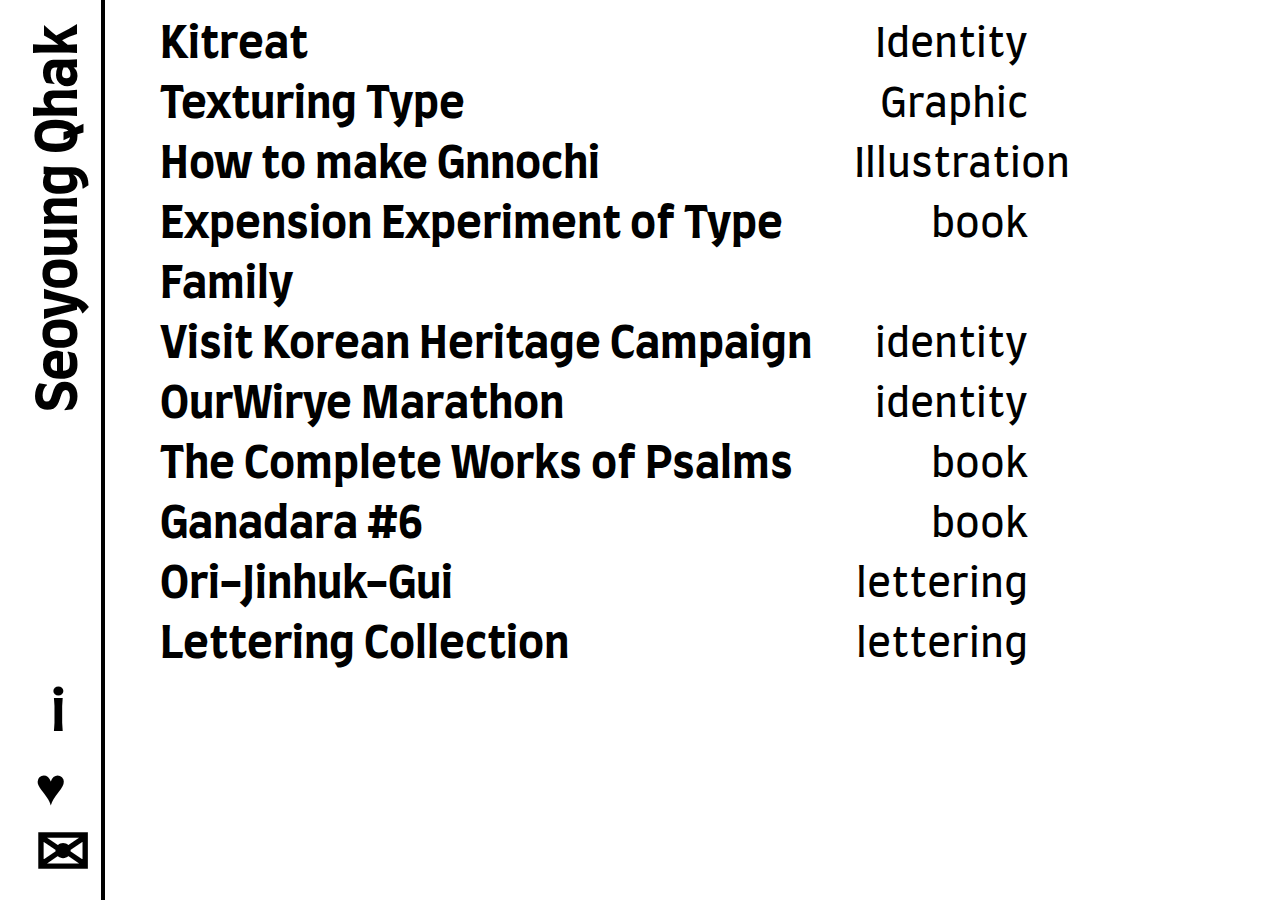
<file: index.html>
<!doctype html>
<html>
    <head>
        <meta charset = "utf-8">
        <meta name="viewport" content="width=device-width, initial-scale=1, maximum-scale=1">
        <meta http-equiv="X-UA-Compatible" content="IE-edge">
        <title> Seoyoung Qhak</title>
        <link rel = "stylesheet"  href = "style.css">
        <link rel="preconnect" href="https://fonts.gstatic.com"> 
        <link href="https://fonts.googleapis.com/css2?family=Farro:wght@700&display=swap" rel="stylesheet"> 
        <link href="https://fonts.googleapis.com/css2?family=Farro&display=swap" rel="stylesheet">
        <script src="https://ajax.googleapis.com/ajax/libs/jquery/1.9.1/jquery.min.js"></script>
    </head>

    <body>
        <div class="sidebar" id="SB" style="display:block">
            <h1 class="sidebar_name" href="index.html">Seoyoung Qhak</h1>
            <a class="sidebar_info" href="info.html">i</a>
            <a class="sidebar_insta" href="https://www.instagram.com/gwakagi">♥</a>
            <a class="sidebar_email" href="#">✉</a>
        </div>

   
        <div class="grid_div">
            
            <nav class="grid_nav" id="Kitreat"> 
                <div><a href="Kitreat.html"> Kitreat </a></div>
                <div class="categorize">Identity</div>
                <img class="photos" id="Kitreat_photo" src="../img/Kitreat/Kitreat_0.png" width="300">
            </nav>
            
            <nav class="grid_nav" id="TT"> 
                <div><a href="TT.html"> Texturing Type </a></div>
                <div class="categorize">Graphic</div>
                <img class="photos" id="TT_photo" src="../img/TT/TT_0.png" width="400">
            </nav>
          
            <nav class="grid_nav" id="Gnnochi">
                <div><a href="Gnnochi.html"> How to make Gnnochi </a></div>
                <div class="categorize">Illustration</div>
                <img class="photos" id="Gnnochi_photo" src="../img/gnnochi/gnnochi0.png" width="400">
            </nav>

            <nav class="grid_nav" id="EE">
                <div><a href="EE.html"> Expension Experiment of Type Family</a></div>
                <div class="categorize">book</div>
                <img class="photos" id="EE_photo" src="../img/EE/EE_preview.png" width="400">
            </nav>

            <nav class="grid_nav" id="Campaign"> 
                <div><a href="Campaign.html">Visit Korean Heritage Campaign </a></div>
                <div class="categorize">identity</div>
                <img class="photos" id="Campaign_photo" src="../img/Campaign/Visit_Korean_Heritage_Campaign_logo.png" width="200">
            </nav>
            
            <nav class="grid_nav" id="Wirye">
                <div><a href="OurWirye_Marathon.html"> OurWirye Marathon </a></div>
                <div class="categorize">identity</div>
                <img class="photos" id="Wirye_photo" src="../img/Wirye/Wirye.png" width="300">
            </nav>
        
            <nav class="grid_nav" id="Psalms">
                <div><a href="Psalms.html"> The Complete Works of Psalms </a></div>
                <div class="categorize">book</div>
                <img class="photos" id="Psalms_photo" src="../img/Psalms/Psalms_preview.jpg" width="400">
            </nav>
            
            <nav class="grid_nav" id="Ganadara">
                <div> <a href="Ganadara6.html">Ganadara #6</a></div>
                <div class="categorize">book</div>
                <img class="photos" id="Ganadara_photo" src="../img/Ganadara/image0.png" width="400">
            </nav>
        
            <nav class="grid_nav" id="Ori">
                <div> <a href="Ori.html">Ori-Jinhuk-Gui</a></div>
                <div class="categorize">lettering</div>
                <img class="photos" id="Ori_photo" src="../img/Ori/image0.png" width="400">
            </nav>

            <nav class="grid_nav" id=Lettering>
                <div><a href="Lettering Collection.html">Lettering Collection</a> </div>
                <div class="categorize">lettering</div>
                <img class="photos" id="Lettering_photo" src="../img/lettering/love.png" width="400">
            </nav>
        </div>


    <script>

    /*img visibility*/
    $("#Kitreat").mouseover(function() {
        $('#Kitreat_photo').css("visibility", "visible");
    }).mouseout(function() {
        $('#Kitreat_photo').css("visibility", "hidden");
    });
       
    $("#TT").mouseover(function() {
        $('#TT_photo').css("visibility", "visible");
    }).mouseout(function() {
        $('#TT_photo').css("visibility", "hidden");
    });
    
    $("#Gnnochi").mouseover(function() {
        $('#Gnnochi_photo').css("visibility", "visible");
    }).mouseout(function() {
        $('#Gnnochi_photo').css("visibility", "hidden");
    });

    $("#EE").mouseover(function() {
        $('#EE_photo').css("visibility", "visible");
    }).mouseout(function() {
        $('#EE_photo').css("visibility", "hidden");
    });

    $("#Campaign").mouseover(function() {
        $('#Campaign_photo').css("visibility", "visible");
    }).mouseout(function() {
        $('#Campaign_photo').css("visibility", "hidden");
    });

    $("#Wirye").mouseover(function() {
        $('#Wirye_photo').css("visibility", "visible");
    }).mouseout(function() {
        $('#Wirye_photo').css("visibility", "hidden");
    });
        
    $("#Psalms").mouseover(function() {
        $('#Psalms_photo').css("visibility", "visible");
    }).mouseout(function() {
        $('#Psalms_photo').css("visibility", "hidden");
    });

    $("#Ganadara").mouseover(function() {
        $('#Ganadara_photo').css("visibility", "visible");
    }).mouseout(function() {
        $('#Ganadara_photo').css("visibility", "hidden");
    });

    $("#Ori").mouseover(function() {
        $('#Ori_photo').css("visibility", "visible");
    }).mouseout(function() {
        $('#Ori_photo').css("visibility", "hidden");
    });

    $("#Lettering").mouseover(function() {
        $('#Lettering_photo').css("visibility", "visible");
    }).mouseout(function() {
        $('#Lettering_photo').css("visibility", "hidden");
    });    



    /* img mouseover & mouseout*/
    var x_offset = 750;
    var y_offset = 650;
    function updatePosition( e ){
        var Kitreat_photo = document.getElementById("Kitreat_photo");
        Kitreat_photo.style.top = e.y - Kitreat_photo.clientHeight + y_offset/2 + "px";
        Kitreat_photo.style.left = e.x - Kitreat_photo.clientWidth + x_offset/2 + "px";
       
        var TT_photo = document.getElementById("TT_photo");
        TT_photo.style.top = e.y -TT_photo.clientHeight + y_offset/2 + "px";
        TT_photo.style.left = e.x - TT_photo.clientWidth + x_offset/2 + "px";
        
        var Gnnochi_photo = document.getElementById("Gnnochi_photo");
        Gnnochi_photo.style.top = e.y - Gnnochi_photo.clientHeight + y_offset/2 + "px";
        Gnnochi_photo.style.left = e.x - Gnnochi_photo.clientWidth + x_offset + "px";

        var EE_photo = document.getElementById("EE_photo");
        EE_photo.style.top = e.y - EE_photo.clientHeight + y_offset/2 + "px";
        EE_photo.style.left = e.x - EE_photo.clientWidth + x_offset/2 + "px";

        var Campaign_photo = document.getElementById("Campaign_photo");
        Campaign_photo.style.top = e.y - Campaign_photo.clientHeight + y_offset/3 + "px";
        Campaign_photo.style.left = e.x - Campaign_photo.clientWidth + x_offset/2 + "px";

        var Wirye_photo = document.getElementById("Wirye_photo");
        Wirye_photo.style.top = e.y -Wirye_photo.clientHeight + y_offset/2 + "px";
        Wirye_photo.style.left = e.x - Wirye_photo.clientWidth + x_offset/2 + "px";

        var Psalms_photo = document.getElementById("Psalms_photo");
        Psalms_photo.style.top = e.y -Psalms_photo.clientHeight + y_offset/4 + "px";
        Psalms_photo.style.left = e.x - Psalms_photo.clientWidth + x_offset + "px";

        var Ganadara_photo = document.getElementById("Ganadara_photo");
        Ganadara_photo.style.top = e.y - Ganadara_photo.clientHeight + y_offset/3+"px";
        Ganadara_photo.style.left = e.x - Ganadara_photo.clientWidth + x_offset+"px";

        var Ori_photo = document.getElementById("Ori_photo");
        Ori_photo.style.top = e.y -Ori_photo.clientHeight + y_offset/3 + "px";
        Ori_photo.style.left = e.x - Ori_photo.clientWidth + x_offset/2 + "px";

        var Lettering_photo = document.getElementById("Lettering_photo");
        Lettering_photo.style.top = e.y -Lettering_photo.clientHeight + y_offset/3 + "px";
        Lettering_photo.style.left = e.x - Lettering_photo.clientWidth + x_offset/3 + "px";
    }

    document.onmousemove = updatePosition;


    </script>

    </body>
</html>
</file>
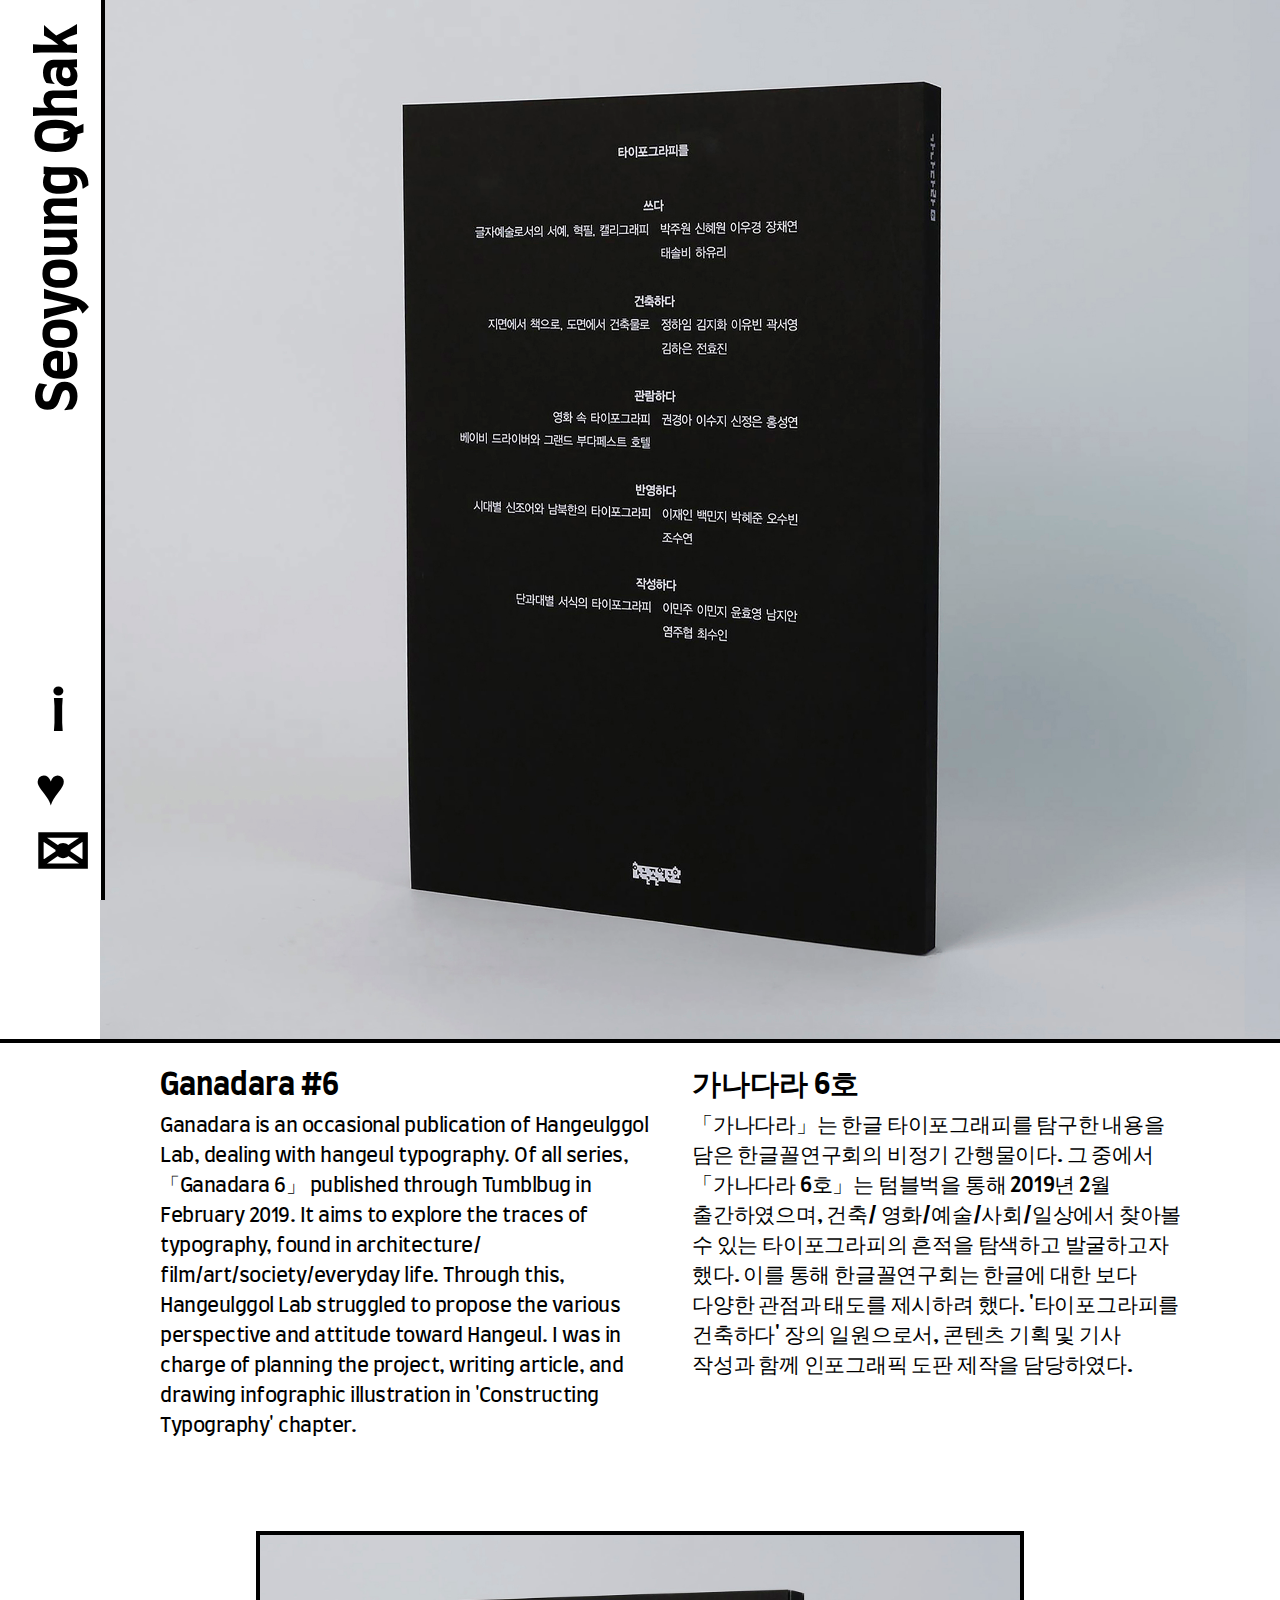
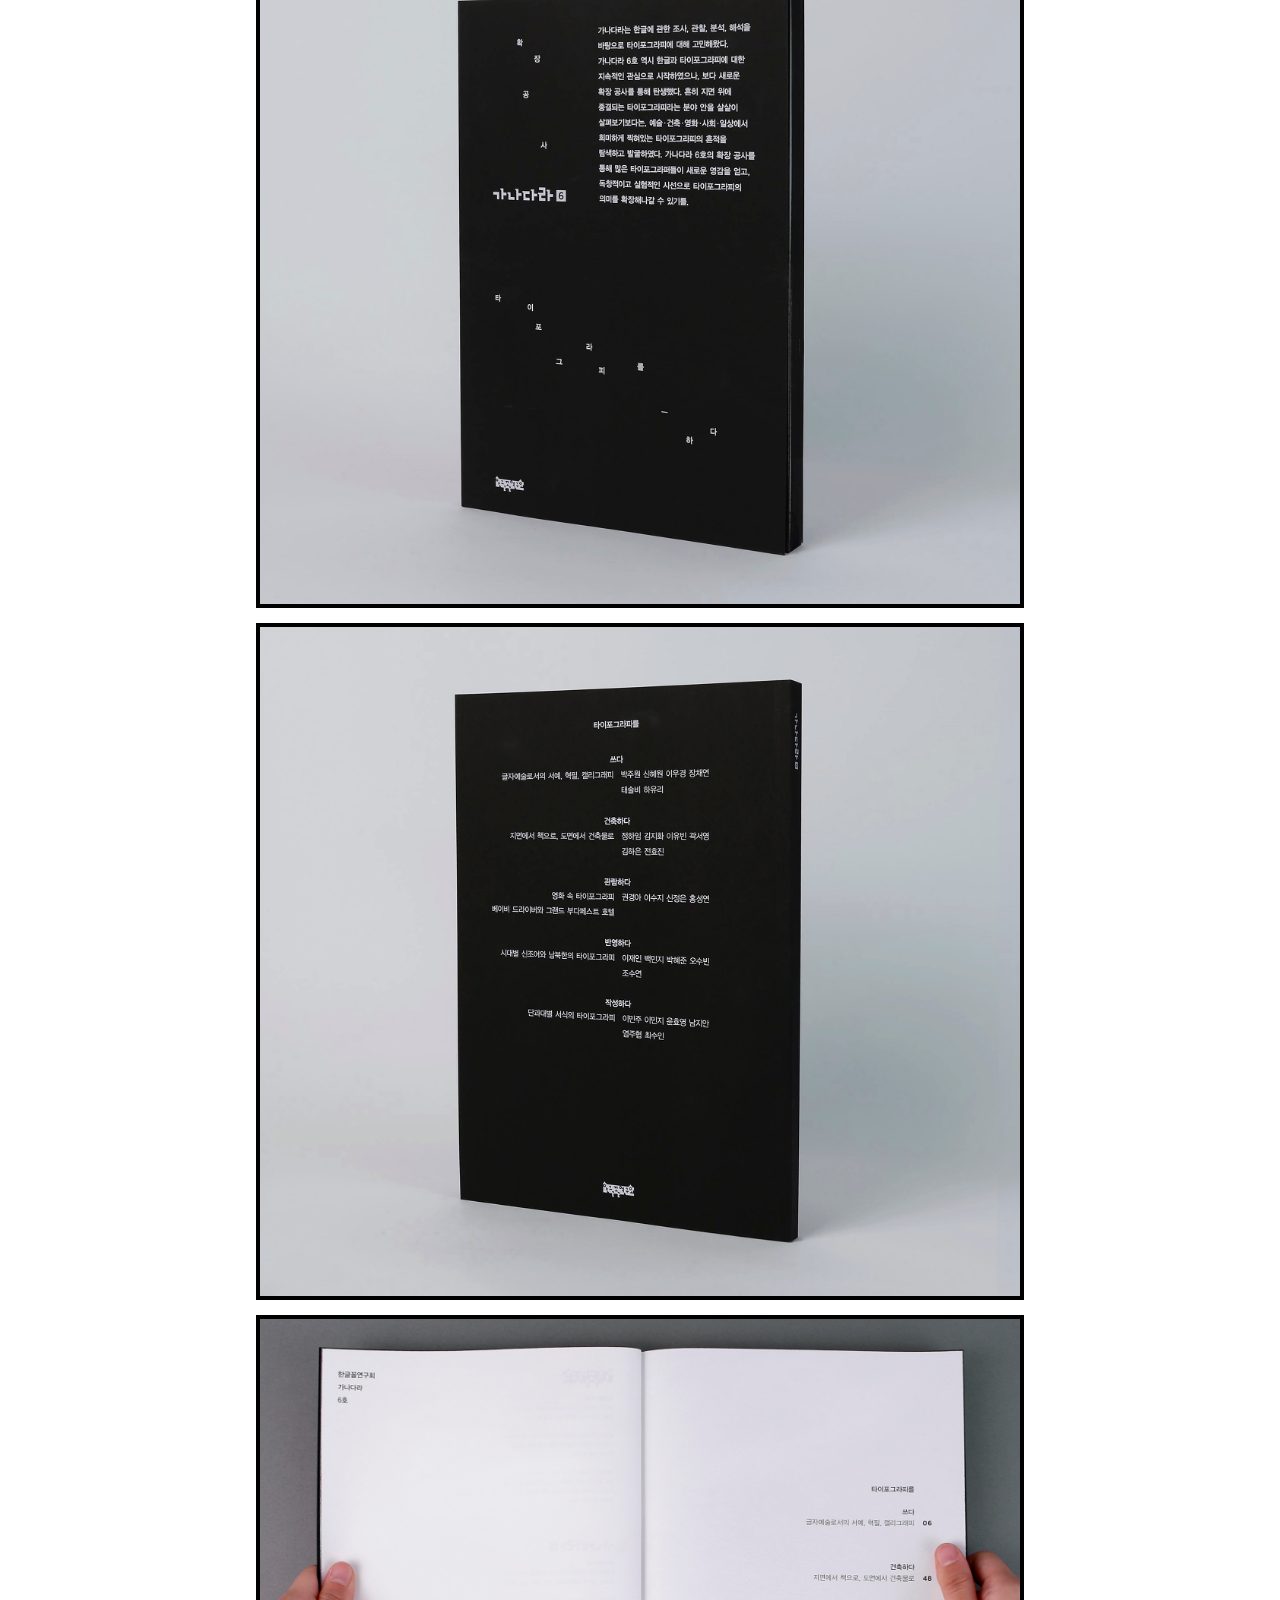
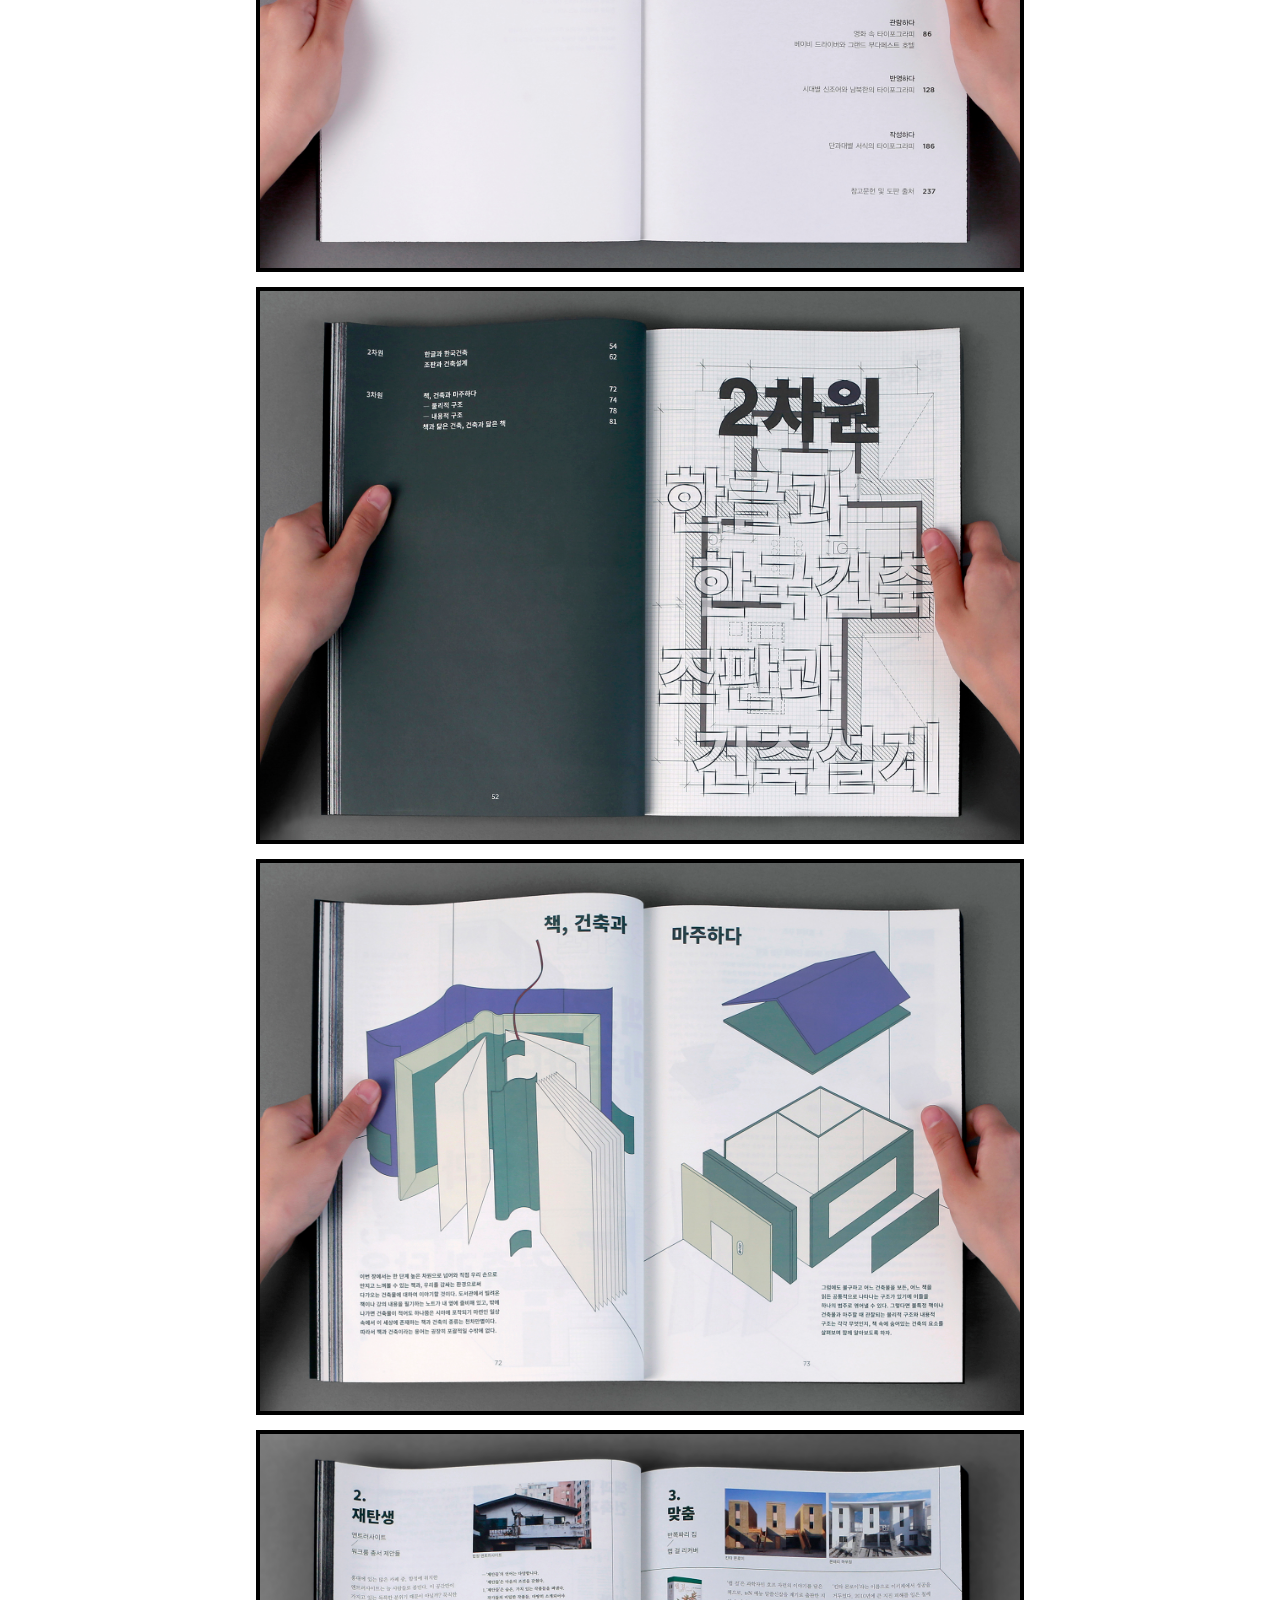
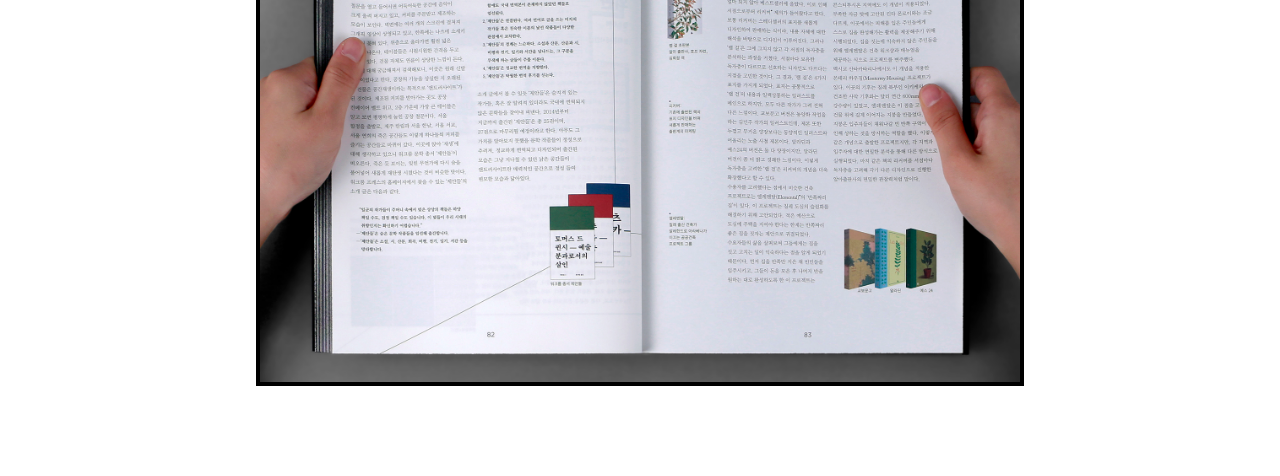
<file: Ganadara6.html>
<!doctype html>
<html>
    <head>
        <meta charset = "utf-8">
        <meta name="viewport" content="width=device-width, initial-scale=1, maximum-scale=1">
        <meta http-equiv="X-UA-Compatible" content="IE-edge">
        <title> Ganadara #6</title>
        <link rel = "stylesheet"  href = "style.css">
        <link rel="preconnect" href="https://fonts.gstatic.com"> 
        <link href="https://fonts.googleapis.com/css2?family=Farro:wght@700&display=swap" rel="stylesheet"> 
        <link href="https://fonts.googleapis.com/css2?family=Farro&display=swap" rel="stylesheet">
        <link href="https://fonts.googleapis.com/css2?family=Farro:wght@500&display=swap" rel="stylesheet">
        <script src="https://ajax.googleapis.com/ajax/libs/jquery/1.9.1/jquery.min.js"></script>
    </head>

    <body>
        <div class="sidebar" id="SB" style="display:block">
            <a href="index.html"><h1 class="sidebar_name">Seoyoung Qhak</h1></a>
            <a class="sidebar_info" href="info.html">i</a>
            <a class="sidebar_insta" href="">♥</a>
            <a class="sidebar_email" href="#">✉</a>
        </div>

        <div class="md_grid">
            <div class="main_image"> 
                <img src="../img/Ganadara/image2.jpg">
            </div>
            <div class="md_info">
                <div class="md_info_eng">
                    <h2>Ganadara #6</h2>
                    <p> Ganadara is an occasional publication of Hangeulggol Lab, 
                        dealing with hangeul typography. Of all series, 「Ganadara 6」 
                        published through Tumblbug in February 2019. 
                        It aims to explore the traces of typography, found in architecture/
                        film/art/society/everyday life. Through this, Hangeulggol Lab 
                        struggled to propose the various perspective and attitude toward Hangeul. 
                        I was in charge of planning the project, writing article, and
                        drawing infographic illustration in 'Constructing Typography' chapter.
                        </p>
                </div>
                <div class="md_info_kor">
                    <h2>가나다라 6호</h2>
                    <p> 「가나다라」는 한글 타이포그래피를 탐구한 내용을 담은 
                        한글꼴연구회의 비정기 간행물이다. 그 중에서 「가나다라 6호」는 
                        텀블벅을 통해 2019년 2월 출간하였으며, 건축/
                        영화/예술/사회/일상에서 찾아볼 수 있는 타이포그라피의 흔적을 탐색하고
                        발굴하고자 했다. 이를 통해 한글꼴연구회는 한글에 대한 보다 다양한 관점과 태도를 제시하려 했다.
                        '타이포그라피를 건축하다' 장의 일원으로서, 콘텐츠 기획 및 기사 작성과 함께 인포그래픽 도판 제작을
                        담당하였다.

                        </p>
                </div>

            </div>
            <div class="detail_image">
                <img src="../img/Ganadara/image3.jpg">
            </div>

            <div class="detail_image">
                <img src="../img/Ganadara/image2.jpg">
            </div>

            <div class="detail_image">
                <img src="../img/Ganadara/image4.jpg">
            </div>

            <div class="detail_image">
                <img src="img/Ganadara/image5.jpg">
            </div>

            <div class="detail_image">
                <img src="../img/Ganadara/image6.jpg">
            </div>

            <div class="detail_image">
                <img src="../img/Ganadara/image7.jpg">
            </div>

            <div class="footer"> a </div>
        
        
        </div>




    </body>
</html>
</file>
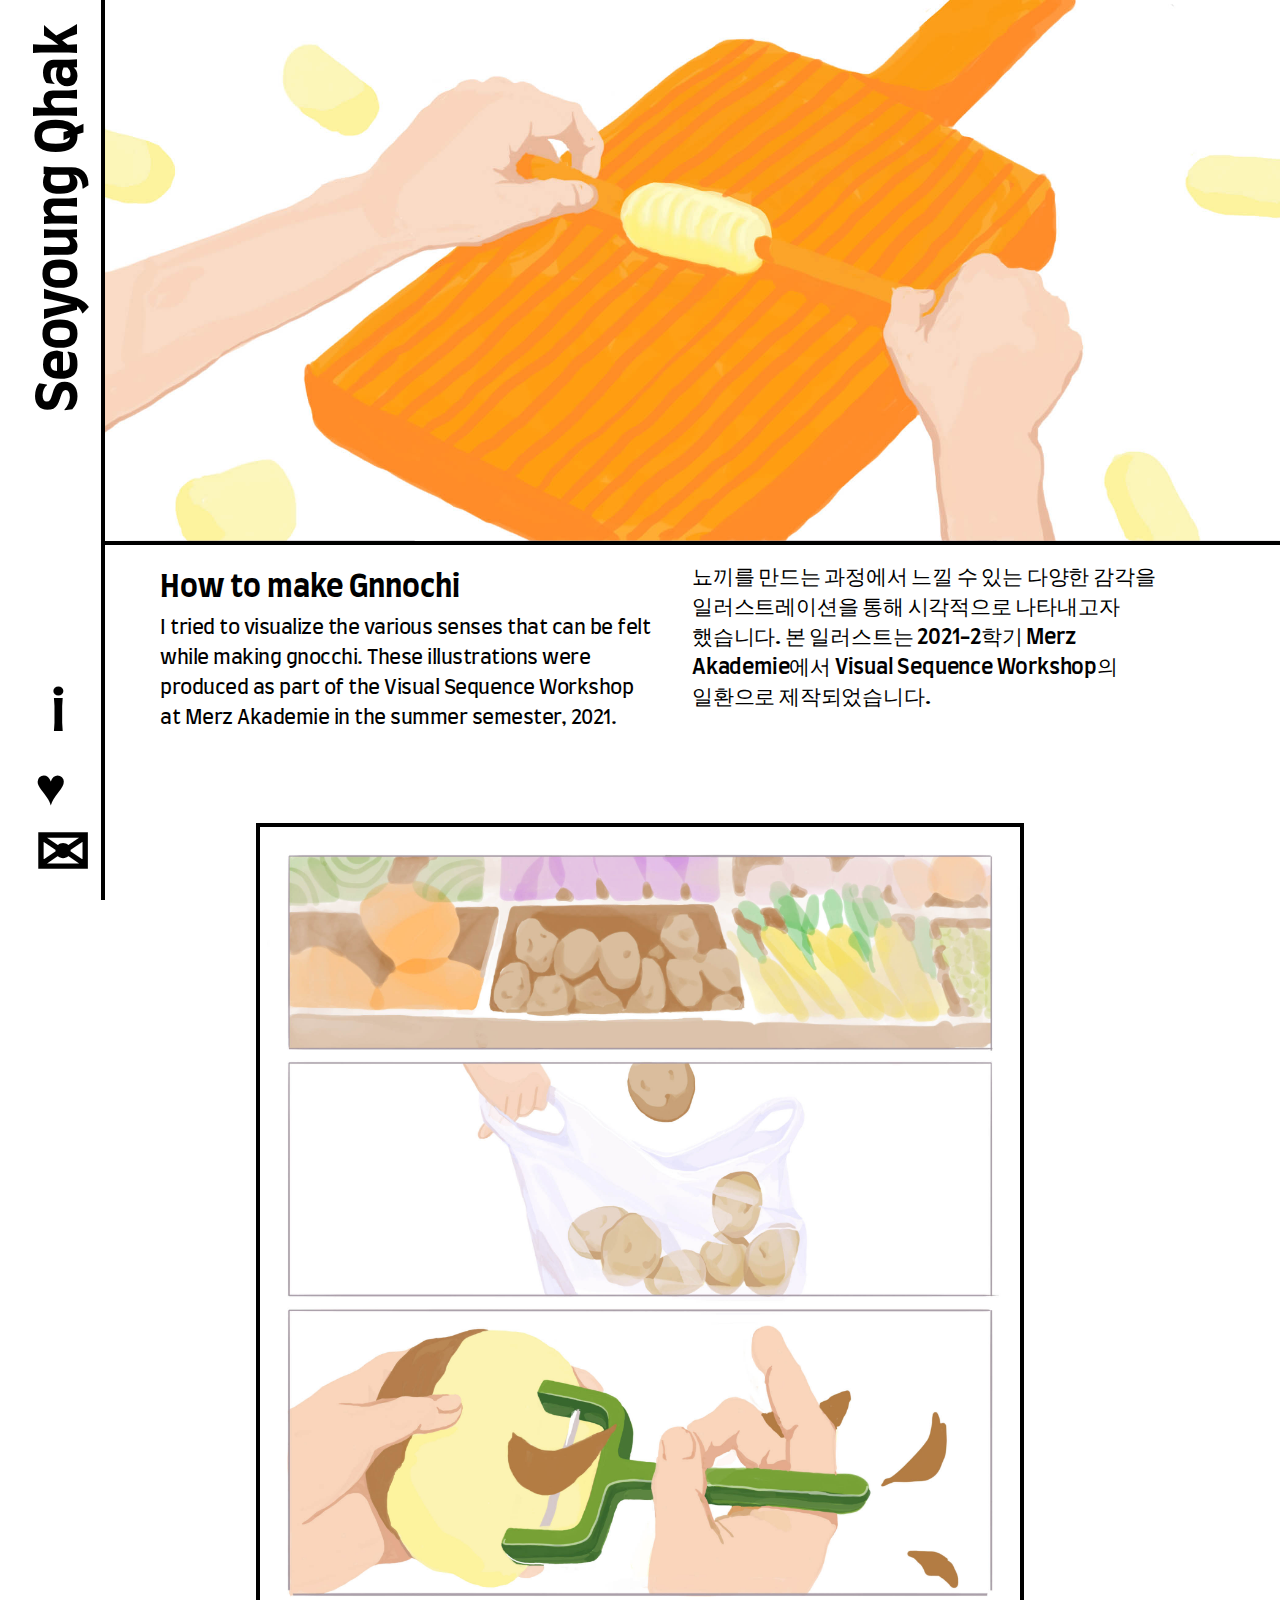
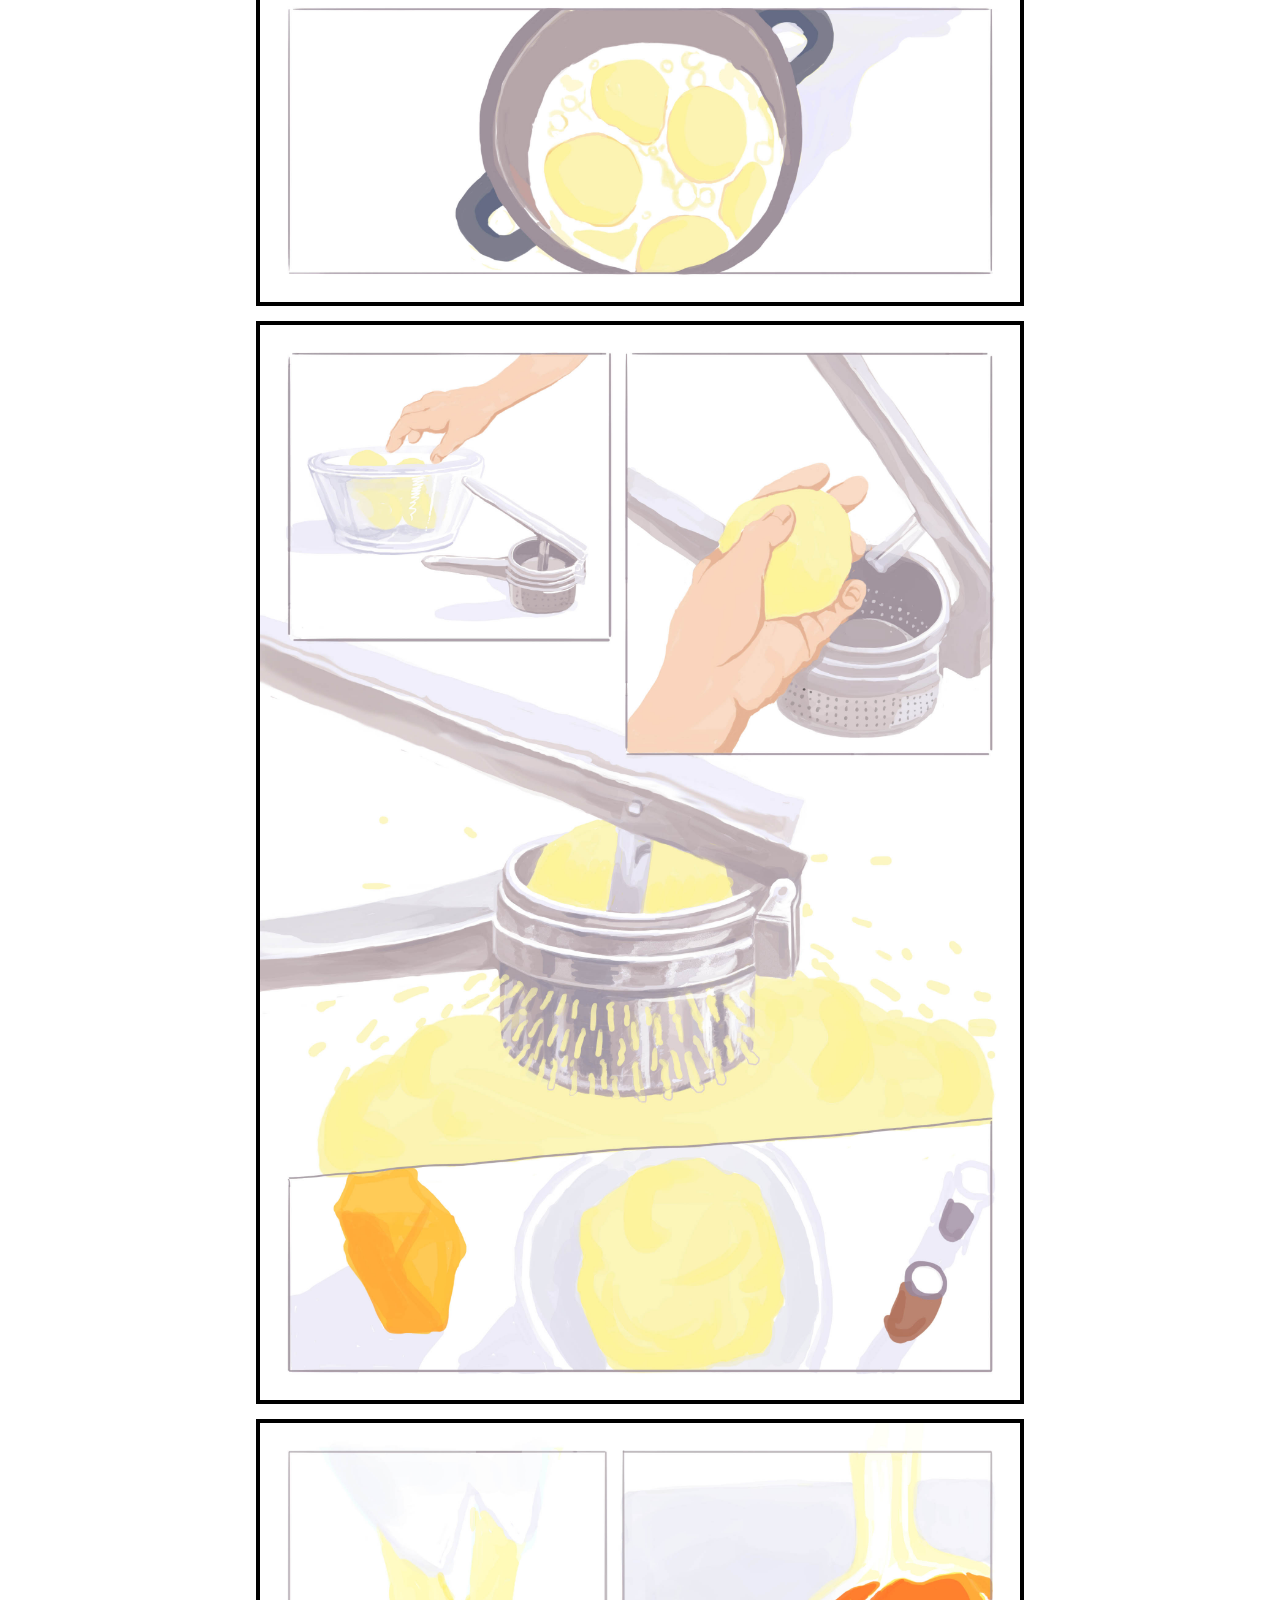
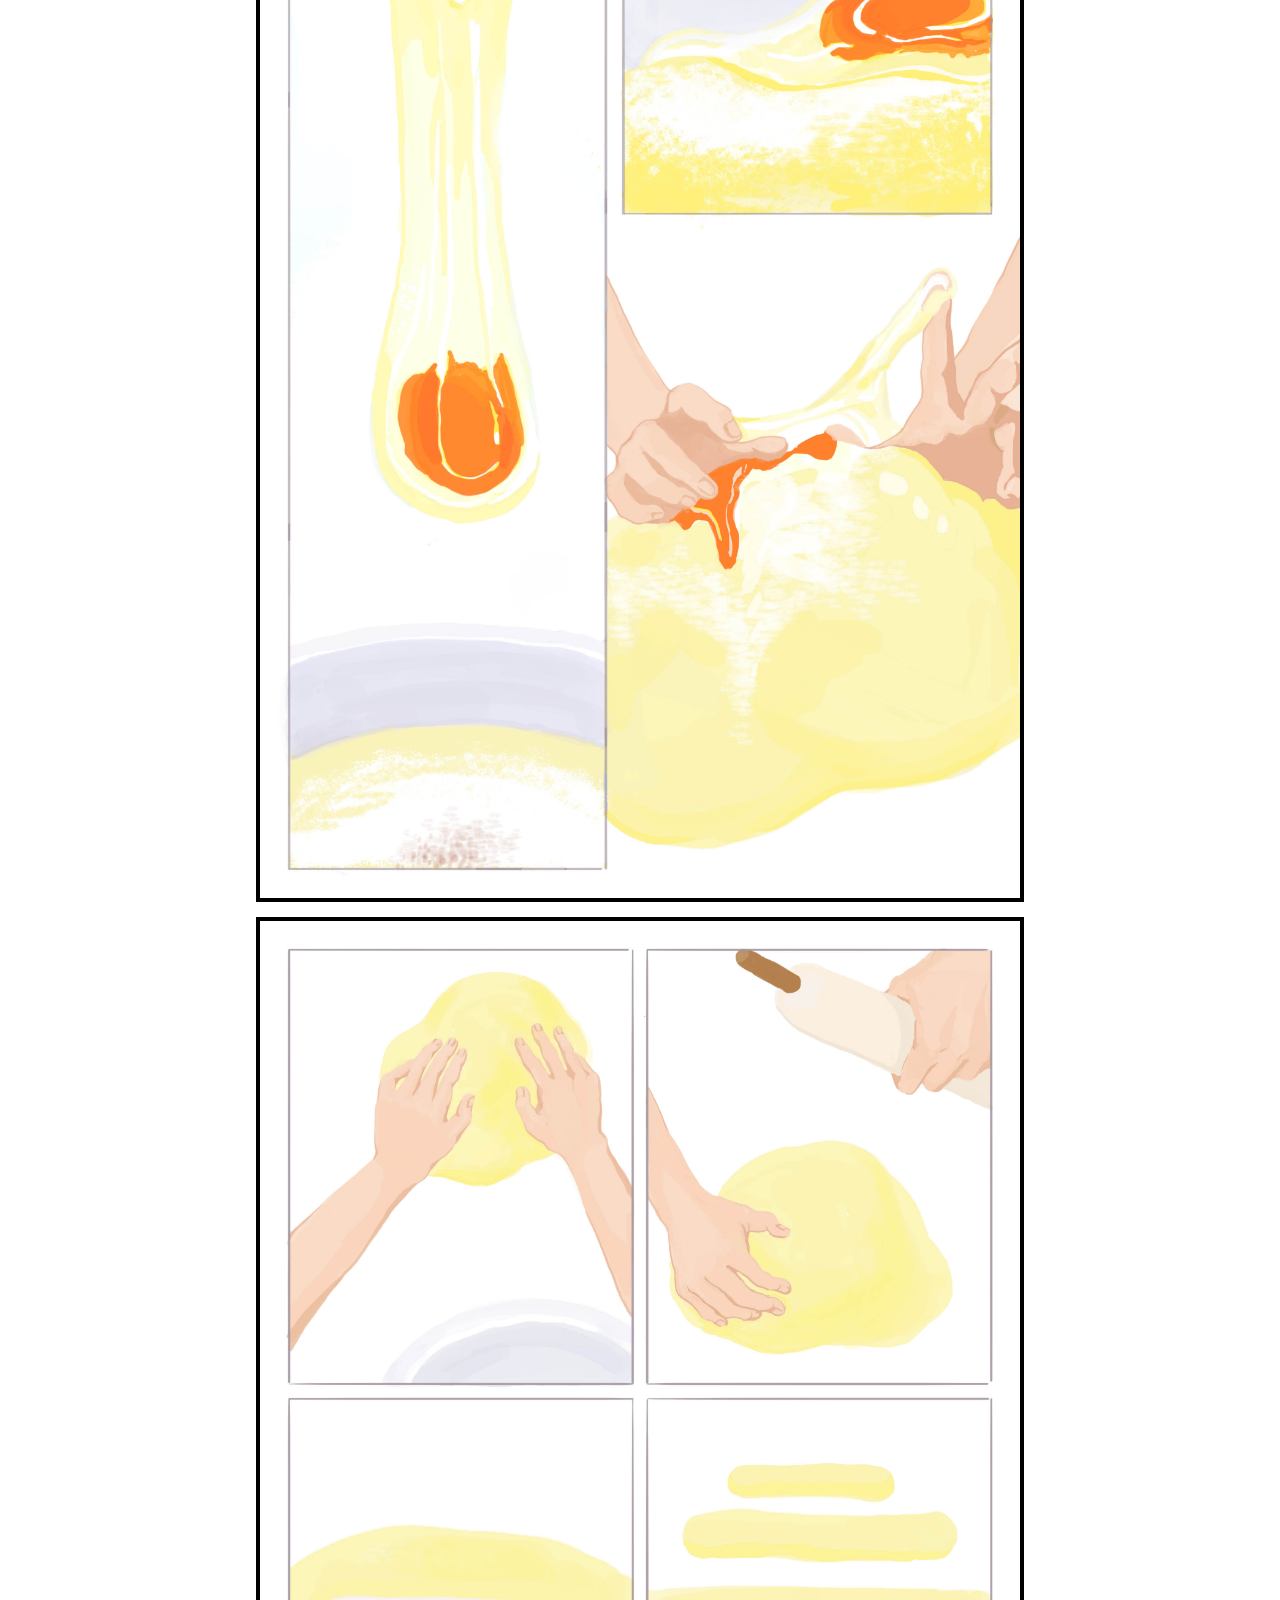
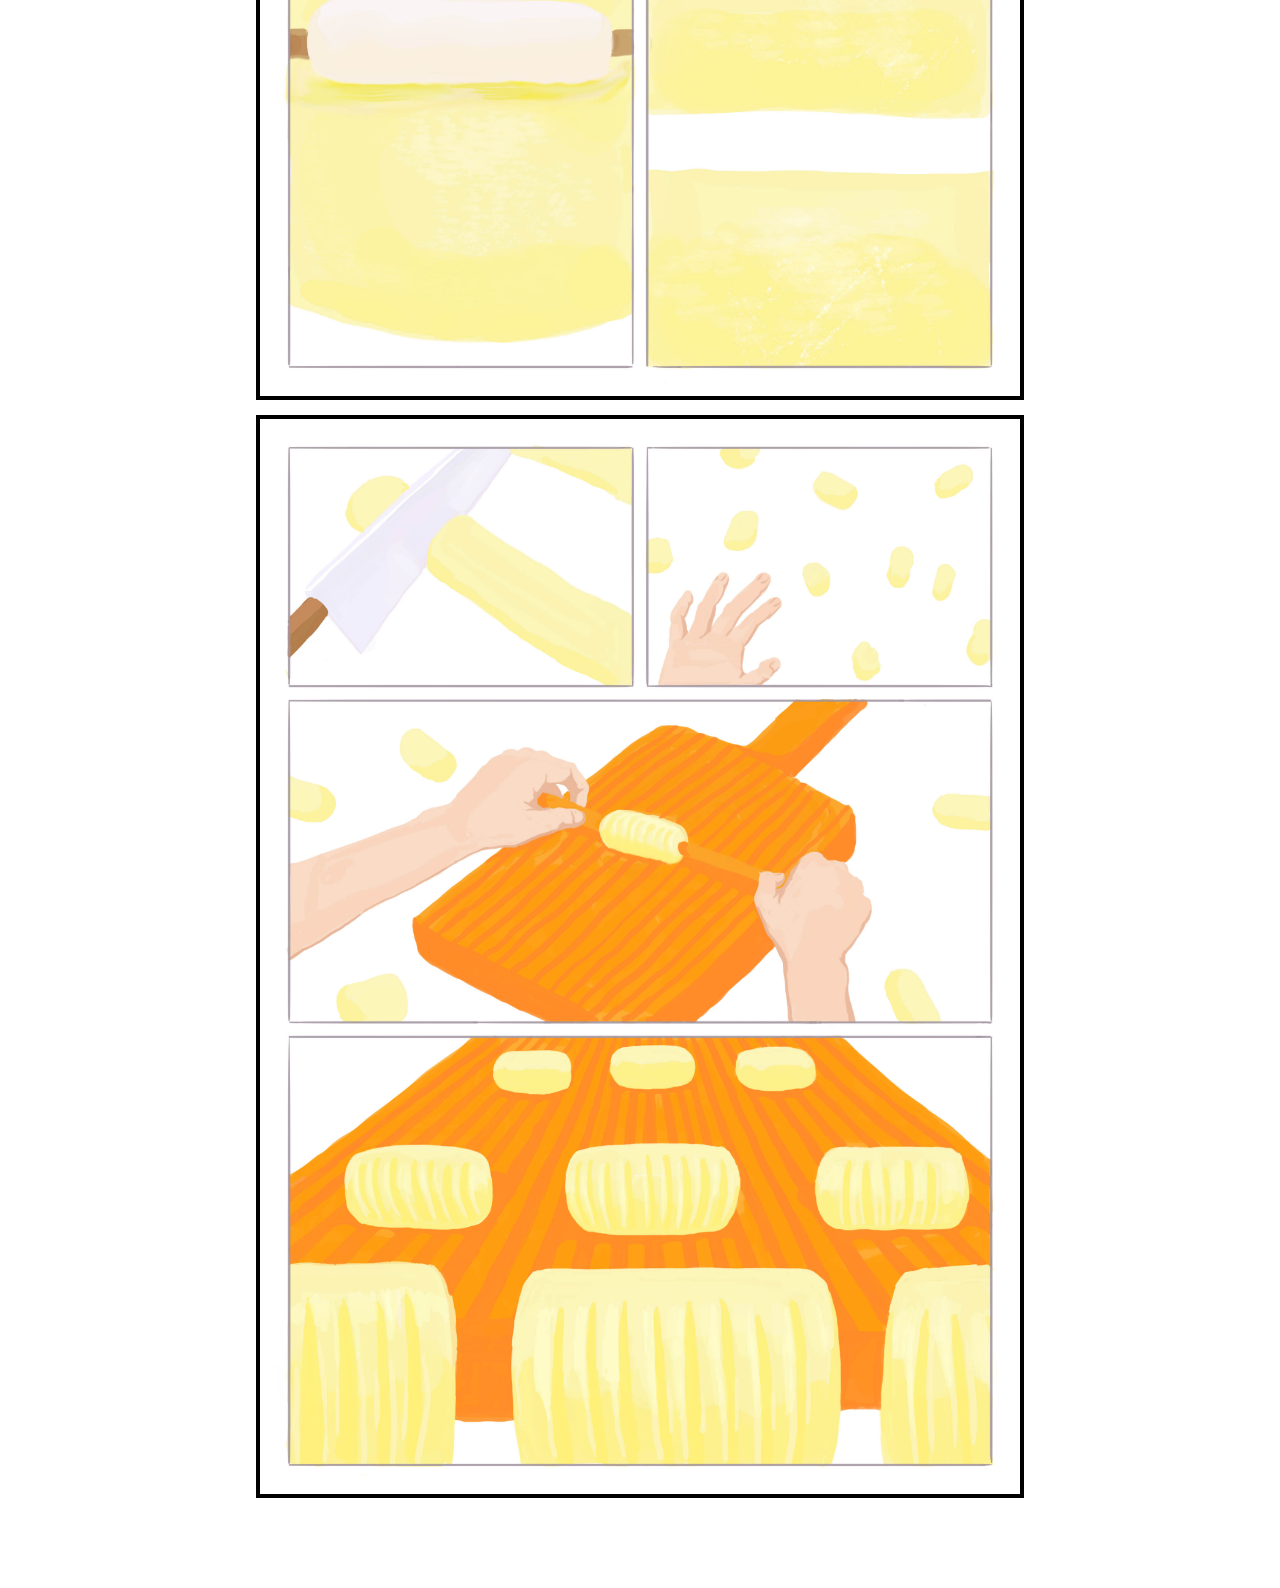
<file: Gnnochi.html>
<!doctype html>
<html>
    <head>
        <meta charset = "utf-8">
        <meta name="viewport" content="width=device-width, initial-scale=1, maximum-scale=1">
        <meta http-equiv="X-UA-Compatible" content="IE-edge">
        <title> How to make Gnnochi</title>
        <link rel = "stylesheet"  href = "style.css">
        <link rel="preconnect" href="https://fonts.gstatic.com"> 
        <link href="https://fonts.googleapis.com/css2?family=Farro:wght@700&display=swap" rel="stylesheet"> 
        <link href="https://fonts.googleapis.com/css2?family=Farro&display=swap" rel="stylesheet">
        <link href="https://fonts.googleapis.com/css2?family=Farro:wght@500&display=swap" rel="stylesheet">
        <script src="https://ajax.googleapis.com/ajax/libs/jquery/1.9.1/jquery.min.js"></script>
    </head>

    <body>
        <div class="sidebar" id="SB" style="display:block">
            <a href="index.html"><h1 class="sidebar_name">Seoyoung Qhak</h1></a>
            <a class="sidebar_info" href="info.html">i</a>
            <a class="sidebar_insta" href="">♥</a>
            <a class="sidebar_email" href="#">✉</a>
        </div>

        <div class="md_grid">
            <div class="main_image"> 
                <img src="../img/gnnochi/gnnochi0.jpg">
            </div>
            <div class="md_info">
                <div class="md_info_eng">
                    <h2>How to make Gnnochi</h2>
                    <p> I tried to visualize the various senses that can be felt while making gnocchi. 
                   These illustrations were produced as part of the Visual Sequence Workshop at Merz Akademie in the summer semester, 2021.
                        </p>
                </div>
                <div class="md_info_kor">
                    <h2></h2>
                    <p> 뇨끼를 만드는 과정에서 느낄 수 있는 다양한 감각을 일러스트레이션을
                    통해 시각적으로 나타내고자 했습니다. 본 일러스트는 2021-2학기 Merz
                    Akademie에서 Visual Sequence Workshop의 일환으로 제작되었습니다.

                        </p>
                </div>

            </div>
            <div class="detail_image">
                <img src="../img/gnnochi/gnnochi1.jpg">
            </div>

            <div class="detail_image">
                <img src="../img/gnnochi/gnnochi2.jpg">
            </div>

            <div class="detail_image">
                <img src="../img/gnnochi/gnnochi3.jpg">
            </div>

            <div class="detail_image">
                <img src="../img/gnnochi/gnnochi4.jpg">
            </div>

            <div class="detail_image">
                <img src="../img/gnnochi/gnnochi5.jpg">
            </div>

            <div class="footer"> a </div>
        
        
        </div>




    </body>
</html>
</file>
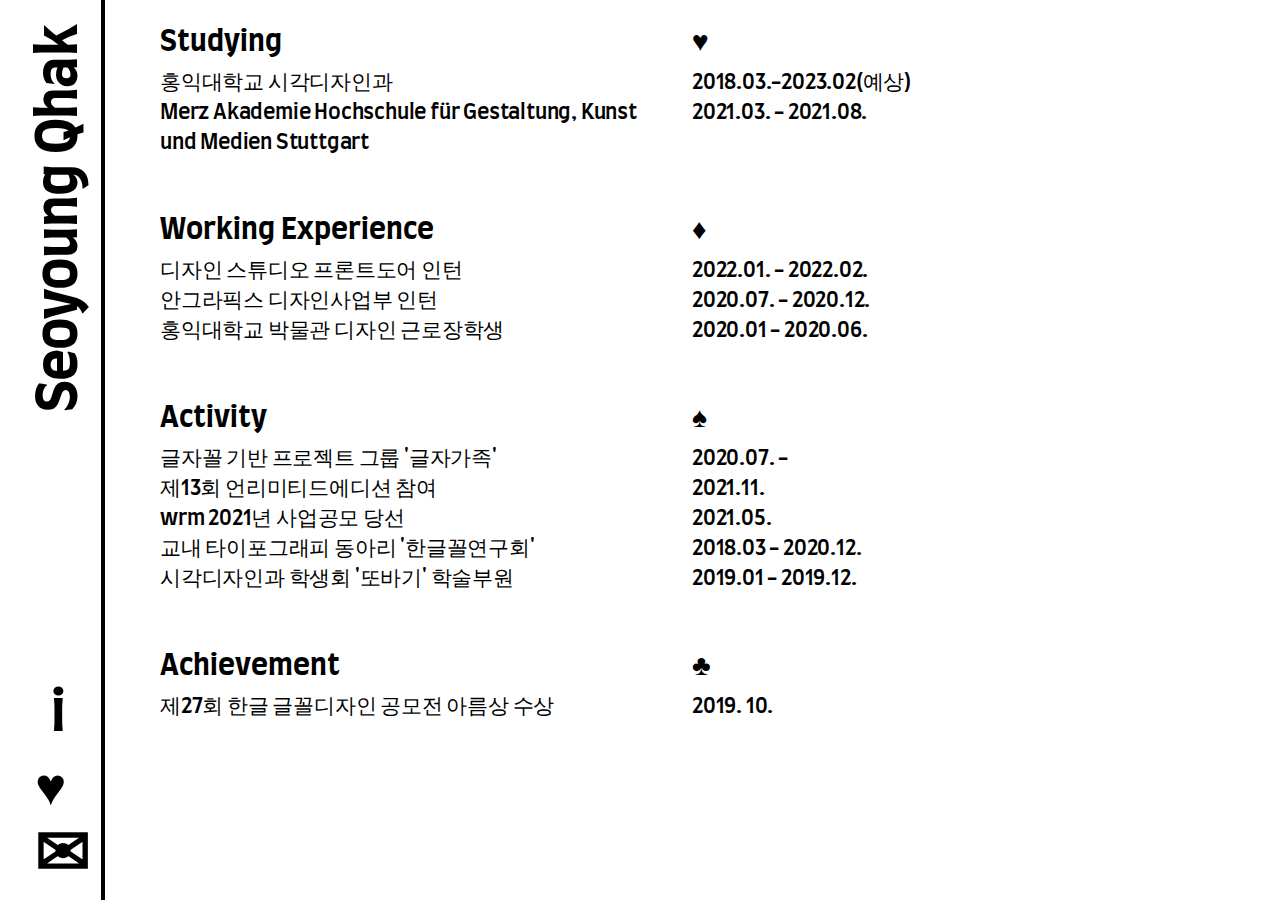
<file: info.html>
<!doctype html>
<html>
    <head>
        <meta charset = "utf-8">
        <meta name="viewport" content="width=device-width, initial-scale=1, maximum-scale=1">
        <meta http-equiv="X-UA-Compatible" content="IE-edge">
        <title> Seoyoung Qhak</title>
        <link rel = "stylesheet"  href = "style.css">
        <link rel="preconnect" href="https://fonts.gstatic.com"> 
        <link href="https://fonts.googleapis.com/css2?family=Farro:wght@700&display=swap" rel="stylesheet"> 
        <link href="https://fonts.googleapis.com/css2?family=Farro&display=swap" rel="stylesheet">
        <script src="https://ajax.googleapis.com/ajax/libs/jquery/1.9.1/jquery.min.js"></script>
        <style>
            .md_info 
            {padding-bottom: 30px; 
            }
        </style>
    </head>

    <body>
        <div class="sidebar" id="SB" style="display:block">
            <h1 class="sidebar_name" href="index.html">Seoyoung Qhak</h1>
            <a class="sidebar_info" href="info.html">i</a>
            <a class="sidebar_insta" href="">♥</a>
            <a class="sidebar_email" href="#">✉</a>
        </div>

   
        <div class="md_info">
                <div class="md_info_kor">
                    <h2>Studying</h2>
                    <p> 홍익대학교 시각디자인과 </p>
                    <p> Merz Akademie Hochschule für Gestaltung, Kunst und Medien Stuttgart</p>
                </div>
                <div class="md_info_kor">
                    <h2>♥</h2>
                    <p>2018.03.-2023.02(예상) </p>
                    <p> 2021.03. - 2021.08.</p>
                </div>
        </div>
      
       <div class="md_info">
                <div class="md_info_kor">
                    <h2>Working Experience</h2>
                    <p> 디자인 스튜디오 프론트도어 인턴 </p>
                    <p> 안그라픽스 디자인사업부 인턴</p>
                    <p> 홍익대학교 박물관 디자인 근로장학생</p>
                </div>
                <div class="md_info_kor">
                    <h2>♦</h2>
                    <p>2022.01. - 2022.02.</p>
                    <p>2020.07. - 2020.12.</p>
                    <p>2020.01 - 2020.06.</p>
                </div>
        </div>
      
      <div class="md_info">
                <div class="md_info_kor">
                    <h2>Activity</h2>
                    <p> 글자꼴 기반 프로젝트 그룹 '글자가족' </p>
                    <p> 제13회 언리미티드에디션 참여</p>
                    <p> wrm 2021년 사업공모 당선</p>
                    <p> 교내 타이포그래피 동아리 '한글꼴연구회'</p>
                    <p> 시각디자인과 학생회 '또바기' 학술부원</p>
                </div>
                <div class="md_info_kor">
                    <h2>♠</h2>
                    <p>2020.07. - </p>
                    <p>2021.11.</p>
                    <p> 2021.05.</p>
                    <p> 2018.03 - 2020.12.</p>
                    <p> 2019.01 - 2019.12.</p>
                </div>
        </div>
      
      
       <div class="md_info">
                <div class="md_info_kor">
                    <h2>Achievement</h2>
                    <p> 제27회 한글 글꼴디자인 공모전 아름상 수상 </p>
                </div>
                <div class="md_info_kor">
                    <h2>♣</h2>
                    <p>2019. 10.</p>
                </div>
        </div>
      </body>
</html>
</file>
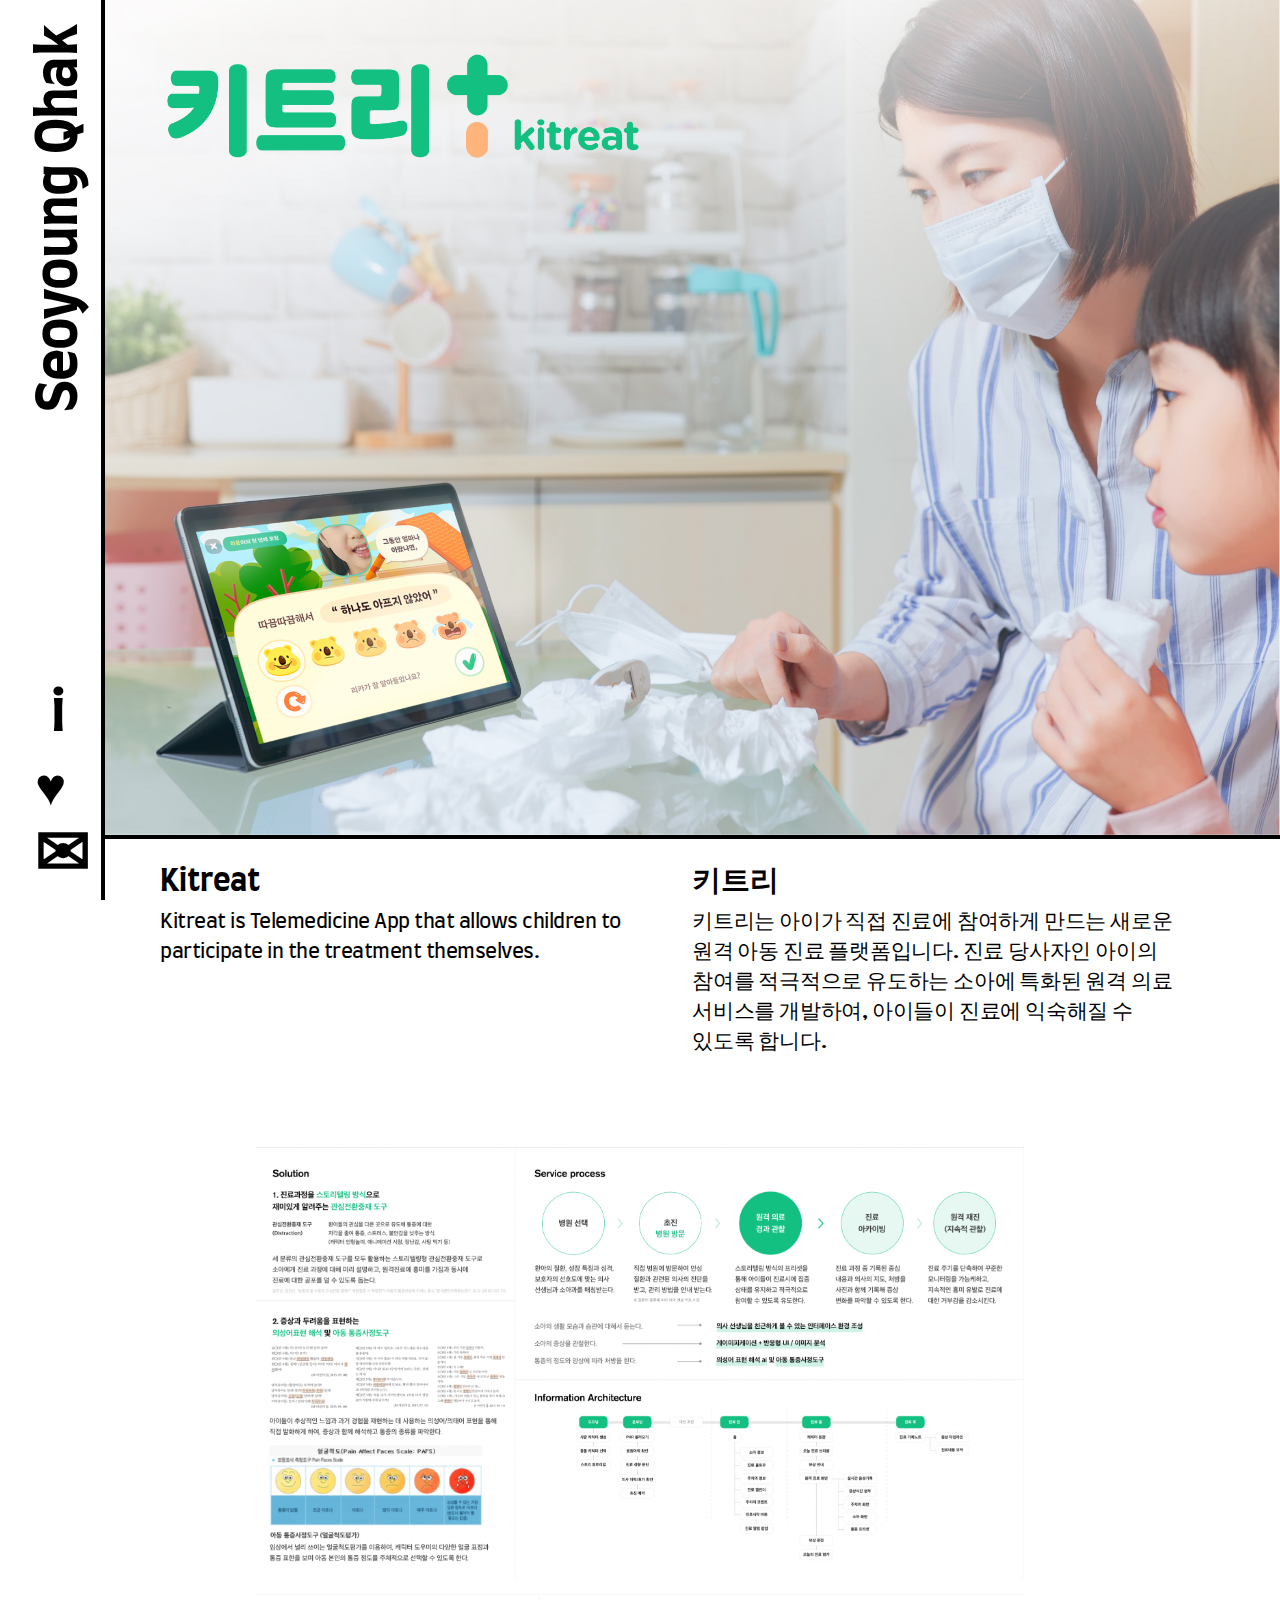
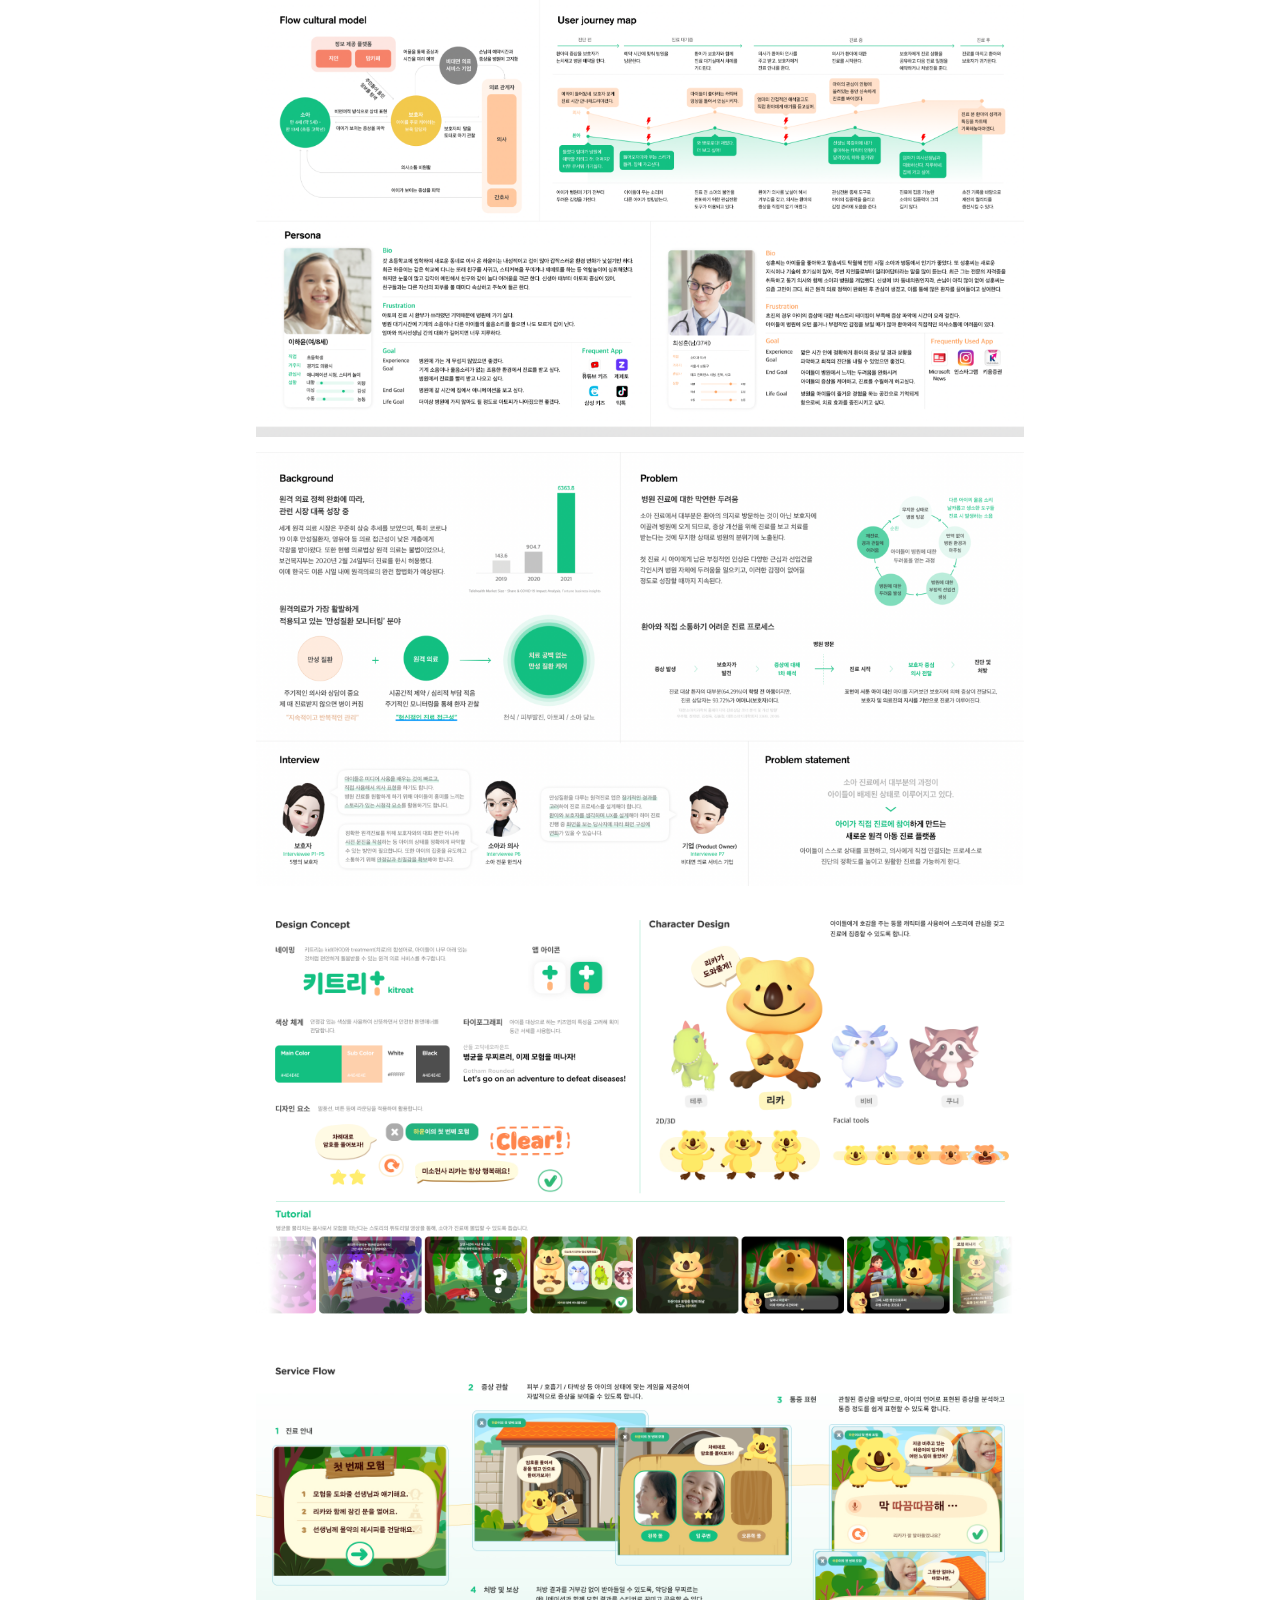
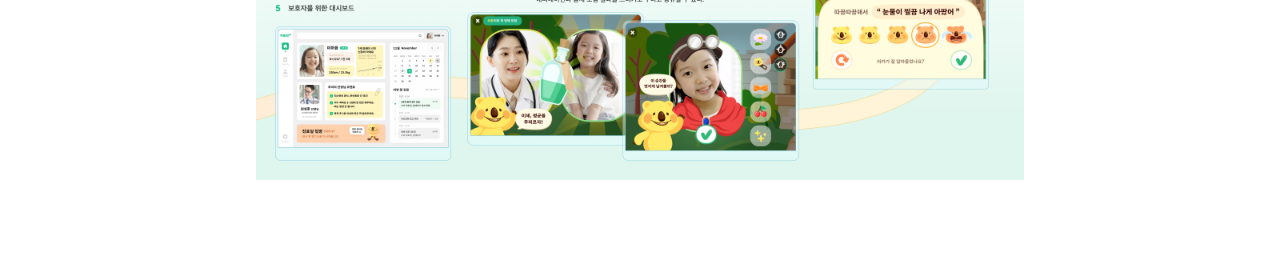
<file: Kitreat.html>
<!doctype html>
<html>
    <head>
        <meta charset = "utf-8">
        <meta name="viewport" content="width=device-width, initial-scale=1, maximum-scale=1">
        <meta http-equiv="X-UA-Compatible" content="IE-edge">
        <title>Kitreat</title>
        <link rel = "stylesheet"  href = "style.css">
        <link rel="preconnect" href="https://fonts.gstatic.com"> 
        <link href="https://fonts.googleapis.com/css2?family=Farro:wght@700&display=swap" rel="stylesheet"> 
        <link href="https://fonts.googleapis.com/css2?family=Farro&display=swap" rel="stylesheet">
        <link href="https://fonts.googleapis.com/css2?family=Farro:wght@500&display=swap" rel="stylesheet">
        <script src="https://ajax.googleapis.com/ajax/libs/jquery/1.9.1/jquery.min.js"></script>
        <style>
            .detail_image{
                border: 0px solid black;
            }
        </style>
    </head>

    <body>
        <div class="sidebar" id="SB" style="display:block">
            <a href="index.html"><h1 class="sidebar_name">Seoyoung Qhak</h1></a>
            <a class="sidebar_info" href="info.html">i</a>
            <a class="sidebar_insta" href="">♥</a>
            <a class="sidebar_email" href="#">✉</a>
        </div>

        <div class="md_grid">
            <div class="main_image"> 
                <img src="../img/Kitreat/Kitreat.jpg">
            </div>
            <div class="md_info">
                <div class="md_info_eng">
                    <h2>Kitreat</h2>
                    <p> Kitreat is Telemedicine App that allows children to participate in the treatment themselves.
                        </p>
                </div>
                <div class="md_info_kor">
                    <h2>키트리</h2>
                    <p> 키트리는 아이가 직접 진료에 참여하게 만드는 새로운 원격 아동 진료 플랫폼입니다.
                    진료 당사자인 아이의 참여를 적극적으로 유도하는 소아에 특화된 원격 의료 서비스를 개발하여, 
                    아이들이 진료에 익숙해질 수 있도록 합니다. </p>
                </div>

            </div>
            <div class="detail_image">
                <img src="../img/Kitreat/Kitreat_1.png">
            </div>

            <div class="detail_image">
                <img src="../img/Kitreat/Kitreat_2.png">
            </div>

            <div class="detail_image">
                <img src="../img/Kitreat/Kitreat_3.png">
            </div>

            <div class="detail_image">
                <img src="../img/Kitreat/Kitreat_4.jpg">
            </div>

            <div class="detail_image">
                <img src="../img/Kitreat/Kitreat_5.jpg">
            </div>

            <div class="footer"> a </div>
        
        
        </div>




    </body>
</html>
</file>
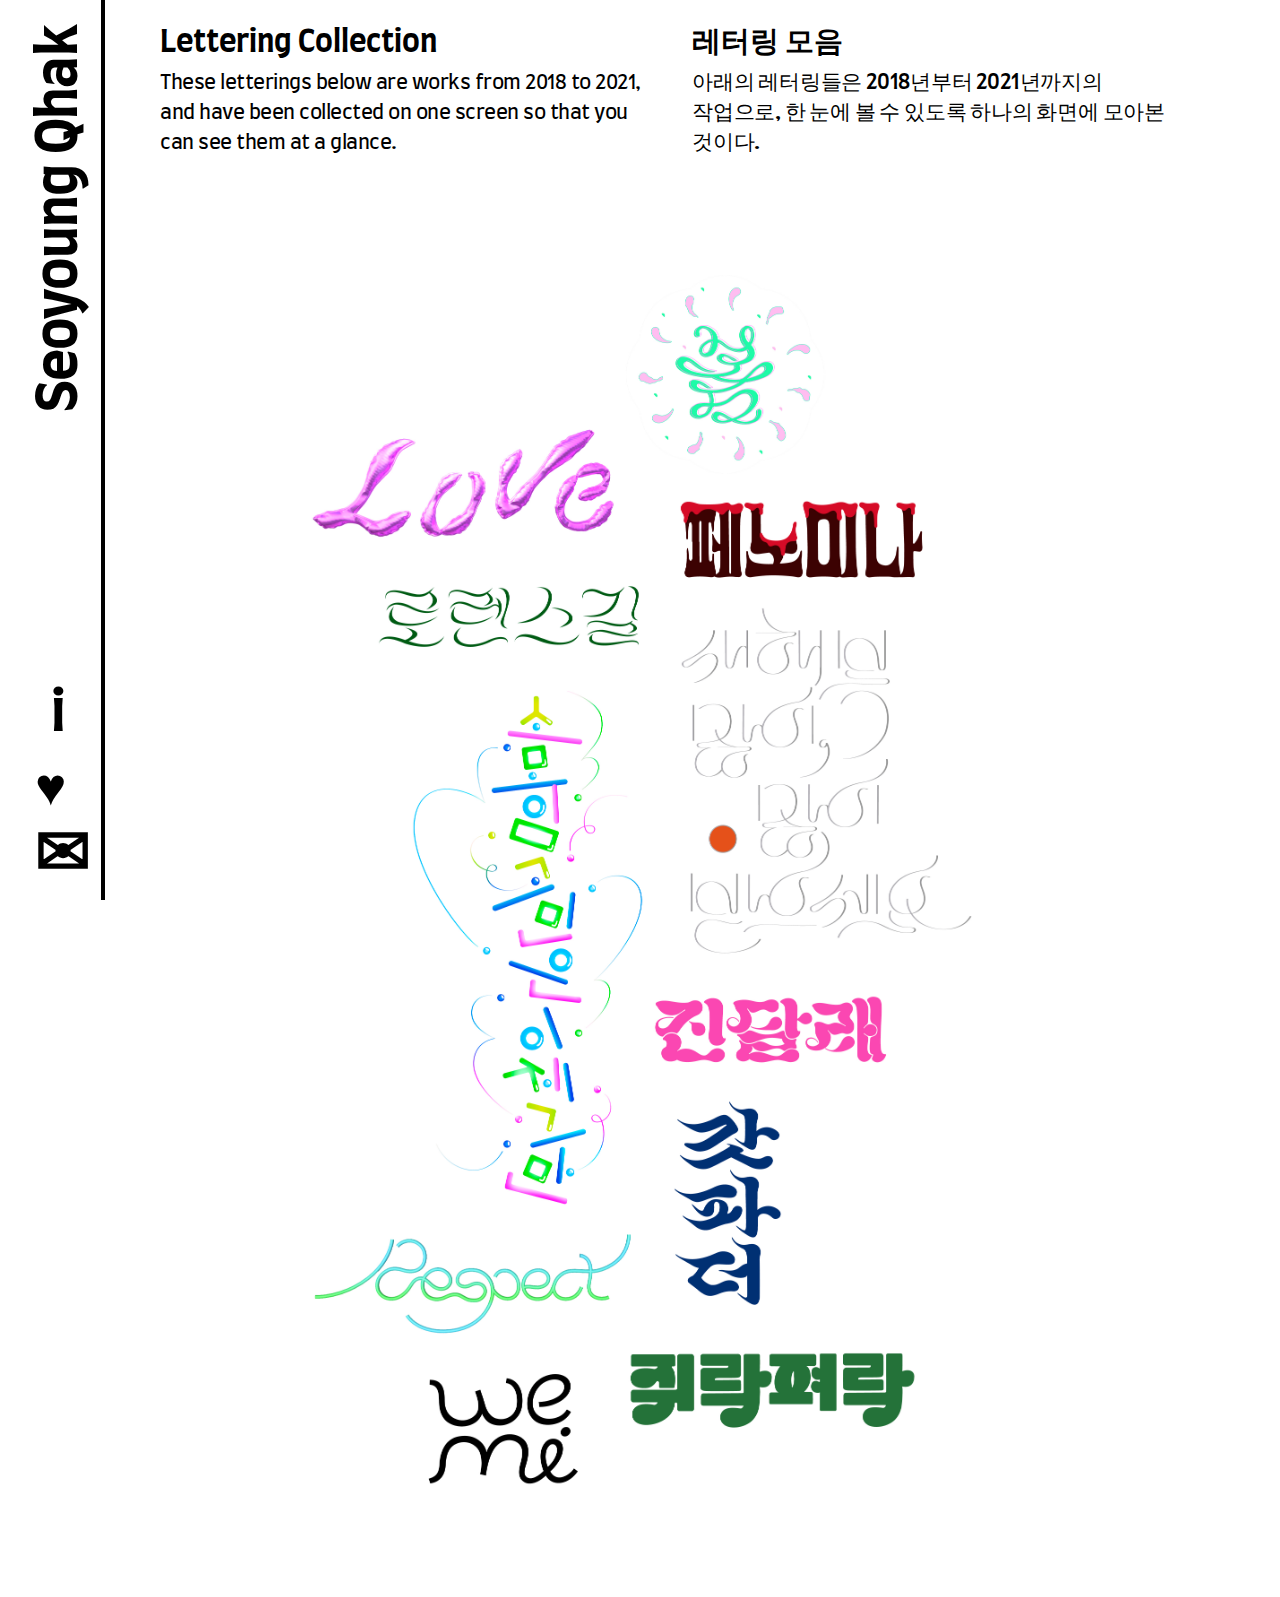
<file: Lettering Collection.html>
<!doctype html>
<html>
    <head>
        <meta charset = "utf-8">
        <meta name="viewport" content="width=device-width, initial-scale=1, maximum-scale=1">
        <meta http-equiv="X-UA-Compatible" content="IE-edge">
        <title>Lettering Collection</title>
        <link rel = "stylesheet"  href = "style.css">
        <link rel="preconnect" href="https://fonts.gstatic.com"> 
        <link href="https://fonts.googleapis.com/css2?family=Farro:wght@700&display=swap" rel="stylesheet"> 
        <link href="https://fonts.googleapis.com/css2?family=Farro&display=swap" rel="stylesheet">
        <link href="https://fonts.googleapis.com/css2?family=Farro:wght@500&display=swap" rel="stylesheet">
        <script src="https://ajax.googleapis.com/ajax/libs/jquery/1.9.1/jquery.min.js"></script>
    </head>

    <body>
        <div class="sidebar" id="SB" style="display:block">
            <a href="index.html"><h1 class="sidebar_name">Seoyoung Qhak</h1></a>
            <a class="sidebar_info" href="info.html">i</a>
            <a class="sidebar_insta" href="https://www.instagram.com/gwakagi">♥</a>
            <a class="sidebar_email" href="#">✉</a>
        </div>

        <div class="md_grid">
            <div class=""> 
            </div>
            <div class="md_info" >
                <div class="md_info_eng">
                    <h2>Lettering Collection</h2>
                    <p> These letterings below are works from 2018 to 2021, and have been collected on one screen so that you can see them at a glance.
                        </p>
                </div>
                <div class="md_info_kor">
                    <h2>레터링 모음</h2>
                    <p> 아래의 레터링들은 2018년부터 2021년까지의 작업으로, 한 눈에 볼 수 있도록 하나의 화면에 모아본 것이다. </p>
                </div>

            </div>
            <div class="detail_image" style=border:none;>
                <img src="../img/lettering/lettering.jpg">
            </div>
        
        </div>




    </body>
</html>
</file>
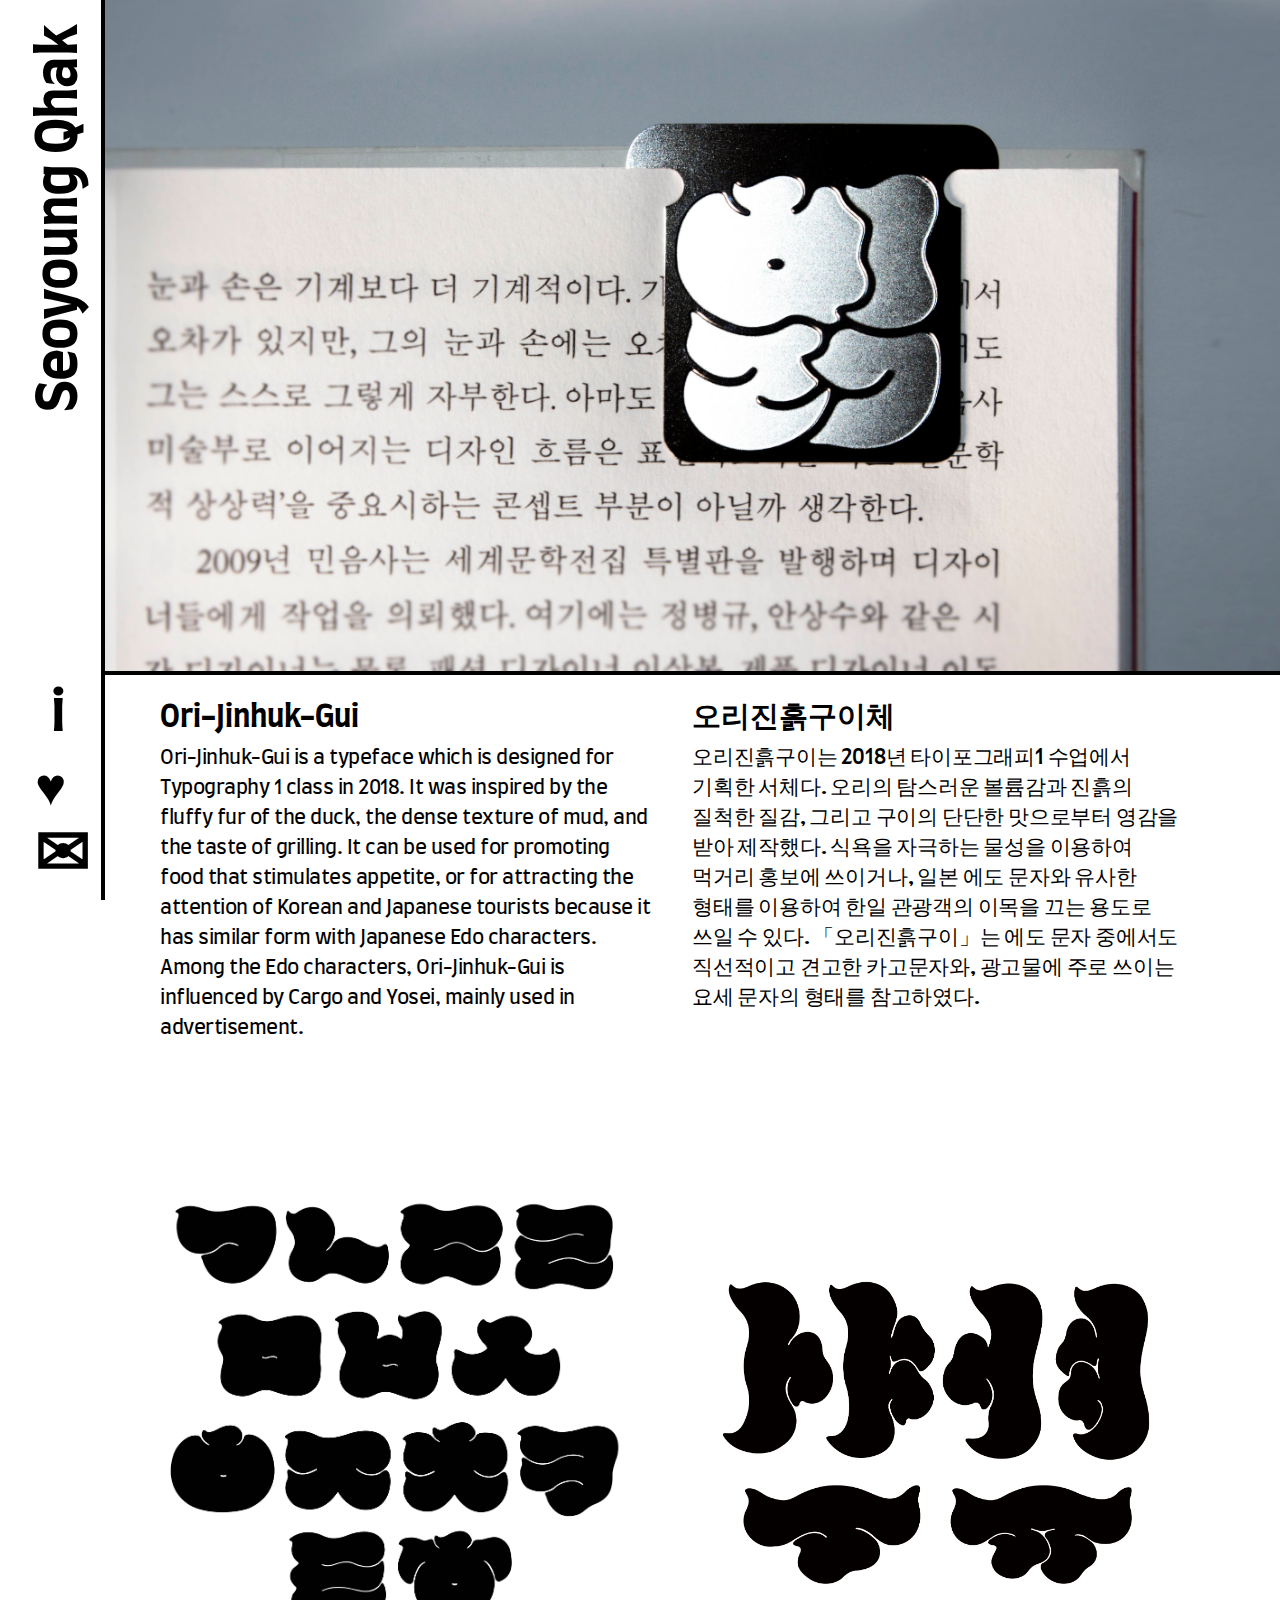
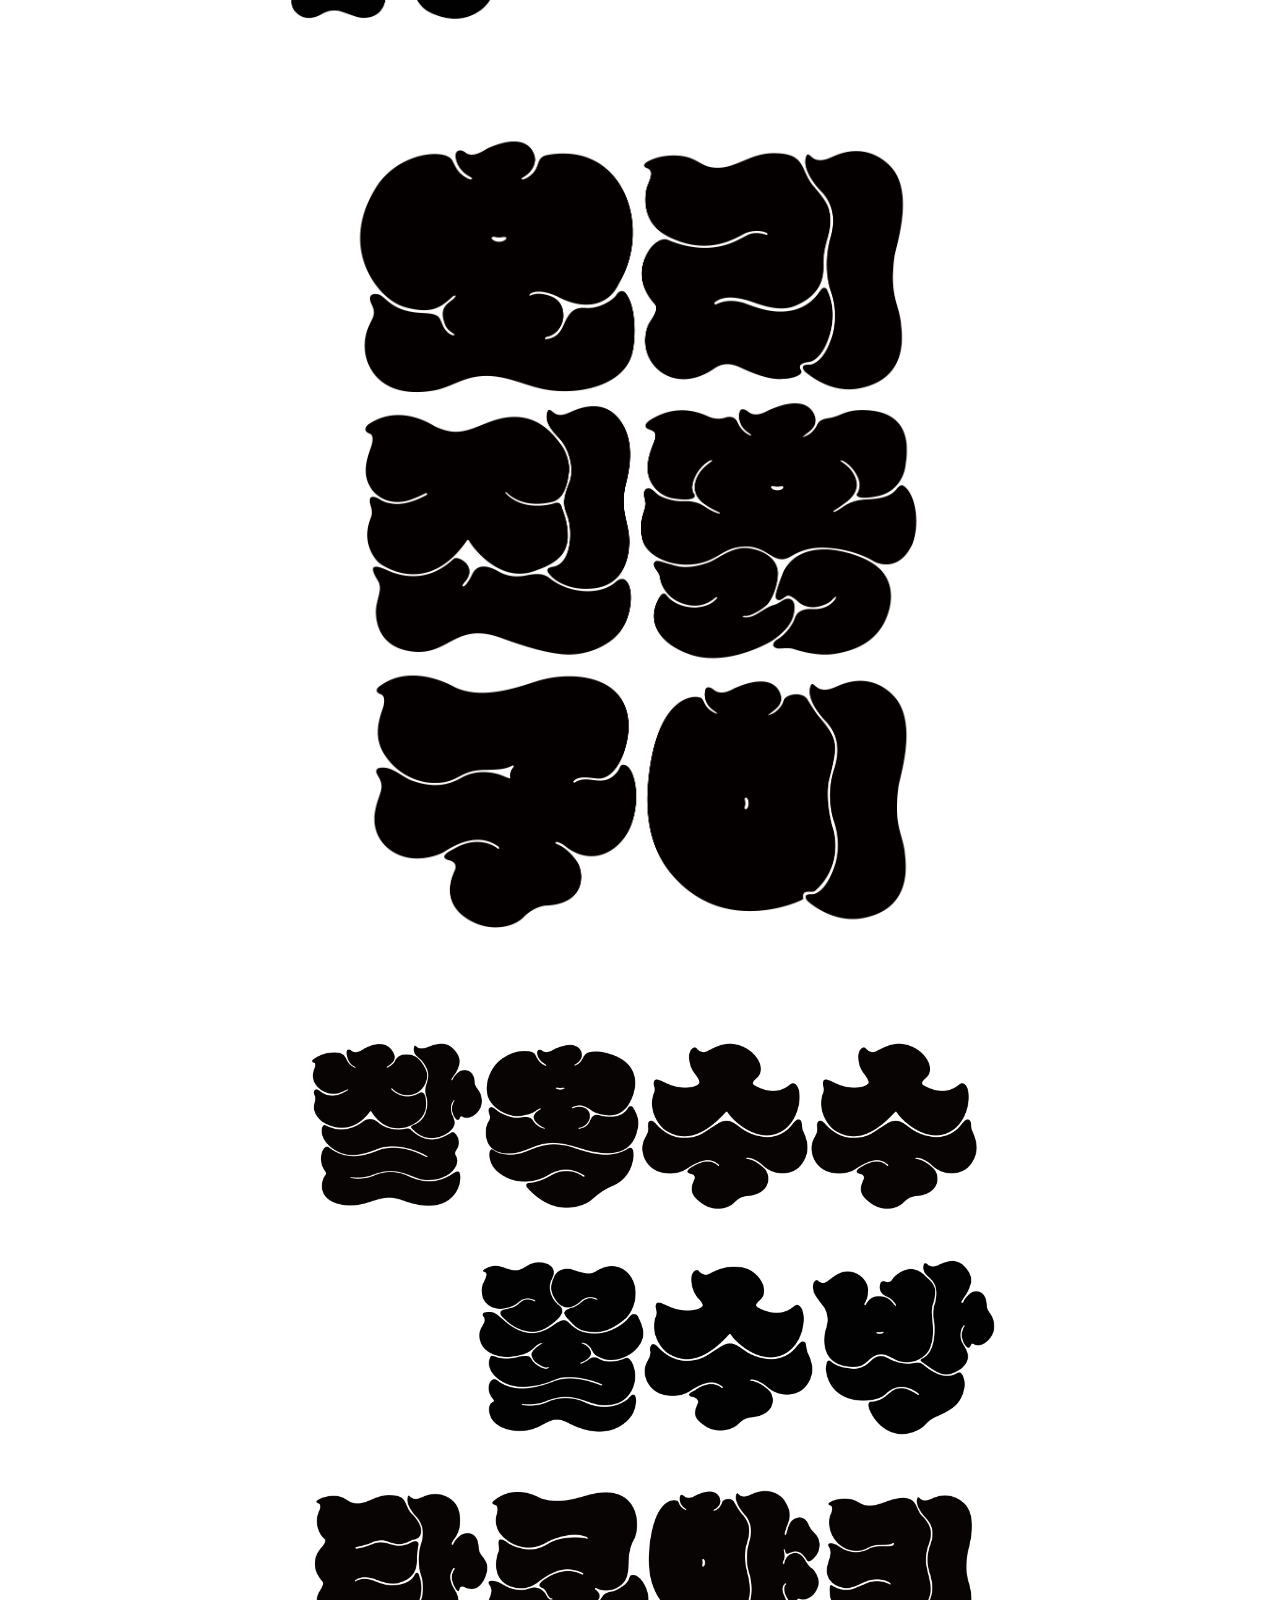
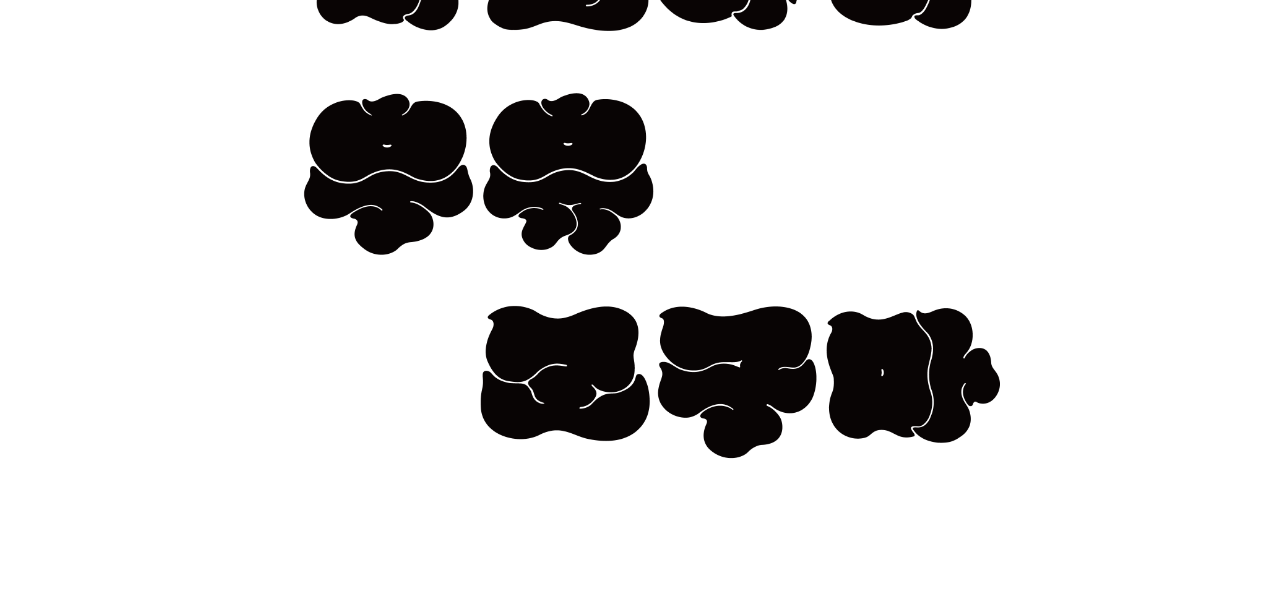
<file: Ori.html>
<!doctype html>
<html>
    <head>
        <meta charset = "utf-8">
        <meta name="viewport" content="width=device-width, initial-scale=1, maximum-scale=1">
        <meta http-equiv="X-UA-Compatible" content="IE-edge">
        <title> Ori-Jinhuk-Gui</title>
        <link rel = "stylesheet"  href = "style.css">
        <link rel="preconnect" href="https://fonts.gstatic.com"> 
        <link href="https://fonts.googleapis.com/css2?family=Farro:wght@700&display=swap" rel="stylesheet"> 
        <link href="https://fonts.googleapis.com/css2?family=Farro&display=swap" rel="stylesheet">
        <link href="https://fonts.googleapis.com/css2?family=Farro:wght@500&display=swap" rel="stylesheet">
        <script src="https://ajax.googleapis.com/ajax/libs/jquery/1.9.1/jquery.min.js"></script>
    </head>

    <body>
        <div class="sidebar" id="SB" style="display:block">
            <a href="index.html"><h1 class="sidebar_name">Seoyoung Qhak</h1></a>
            <a class="sidebar_info" href="info.html">i</a>
            <a class="sidebar_insta" href="https://www.instagram.com/gwakagi">♥</a>
            <a class="sidebar_email" href="#">✉</a>
        </div>

        <div class="md_grid">
            <div class="main_image"> 
                <img src="img/Ori/image7.jpg">
            </div>
            <div class="md_info" style="margin-bottom: 40px;">
                <div class="md_info_eng">
                    <h2>Ori-Jinhuk-Gui</h2>
                    <p> Ori-Jinhuk-Gui is a typeface which is designed for 
                        Typography 1 class in 2018. It was inspired by the fluffy fur of the duck, 
                        the dense texture of mud, and the taste of grilling.
                        It can be used for promoting food that stimulates appetite, or for
                        attracting the attention of Korean and Japanese
                        tourists because it has similar form with Japanese Edo characters.
                        Among the Edo characters, Ori-Jinhuk-Gui is influenced by Cargo and Yosei, 
                        mainly used in advertisement. 
                        </p>
                </div>
                <div class="md_info_kor">
                    <h2>오리진흙구이체</h2>
                    <p> 오리진흙구이는 2018년 타이포그래피1 수업에서
                        기획한 서체다. 오리의 탐스러운 볼륨감과 진흙의 질척한
                        질감, 그리고 구이의 단단한 맛으로부터 영감을 받아
                        제작했다. 식욕을 자극하는 물성을 이용하여 먹거리 홍보에 쓰이거나,
                        일본 에도 문자와 유사한 형태를 이용하여 한일
                        관광객의 이목을 끄는 용도로 쓰일 수 있다.
                        「오리진흙구이」는 에도 문자 중에서도 직선적이고 견고한 카고문자와, 
                        광고물에 주로 쓰이는 요세 문자의 형태를 참고하였다. 
                        </p>
                </div>

            </div>
            <div class="detail_image" id=Ori_image style="border:none;">
               <div> <img src="img/Ori/image9.jpg"></div>
                <div><img src="img/Ori/image8.png"></div>

            </div>

            <div class="detail_image" id=OJG style="border:none;">
                <img src="img/Ori/image1.png">
            </div>

            <div class="detail_image" style="border:none;">
                <img src="img/Ori/image11.png">
            </div>

            <div class="footer"> a </div>
        
        
        </div>




    </body>
</html>
</file>
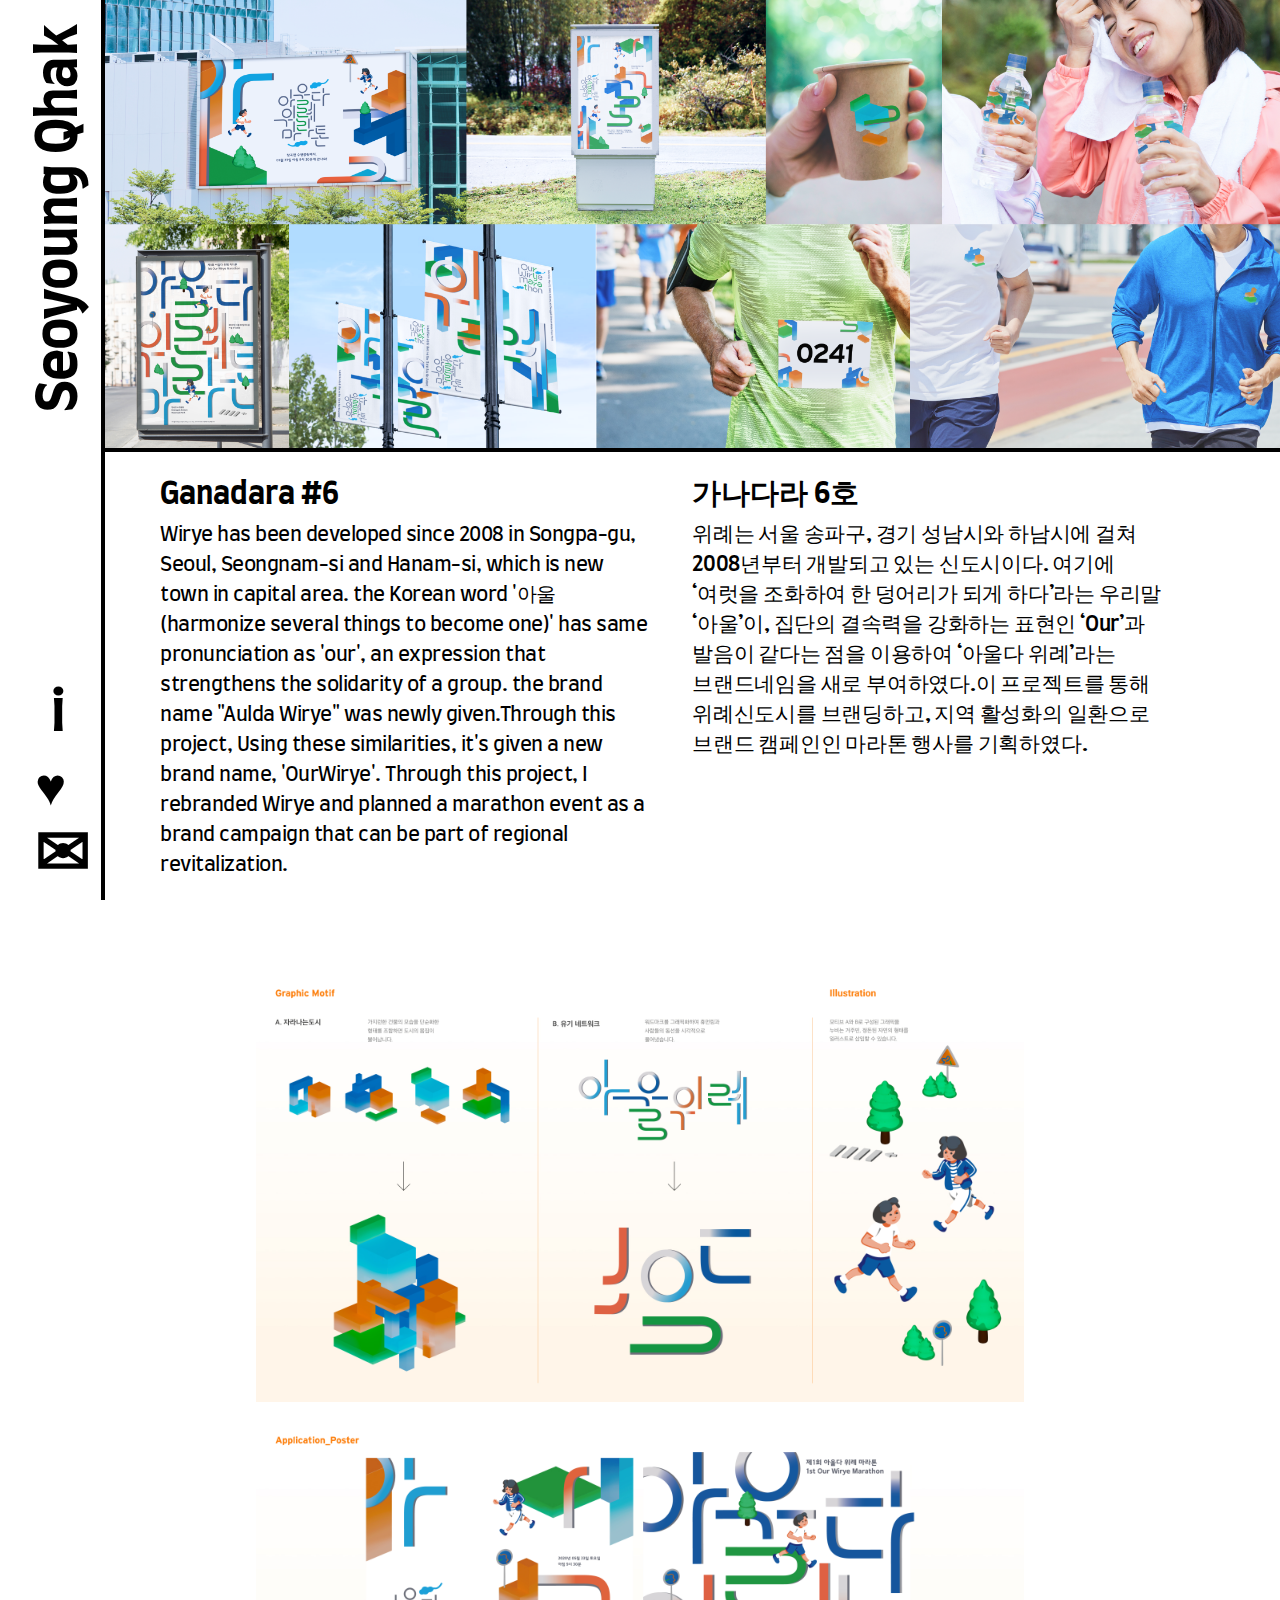
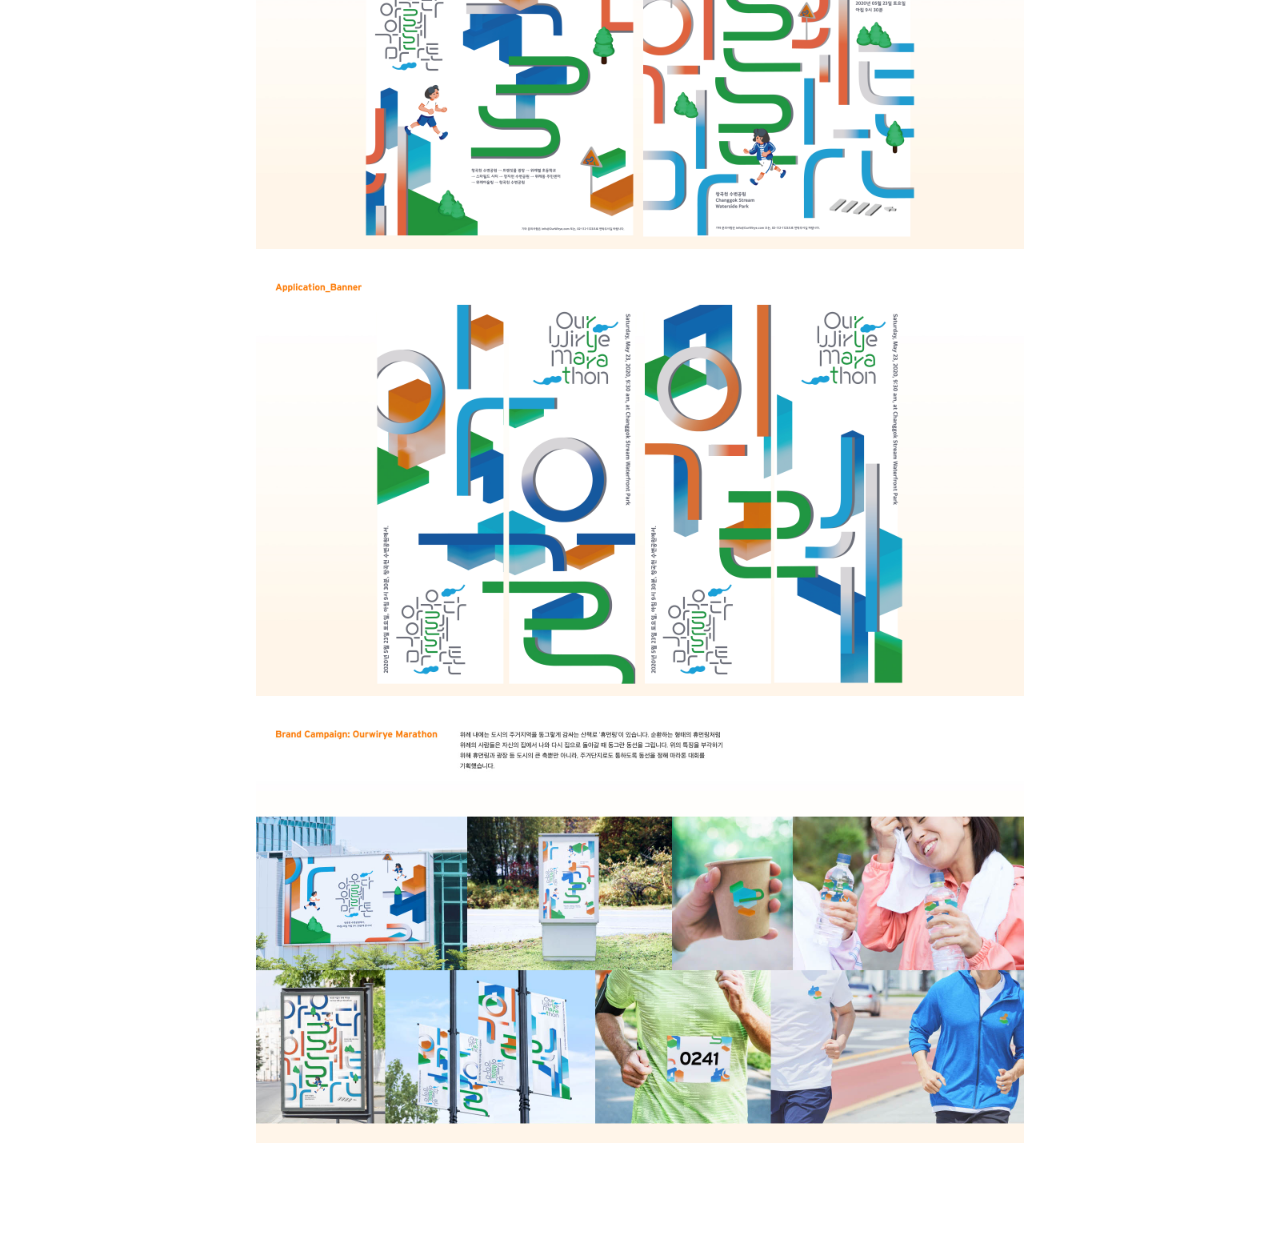
<file: OurWirye_Marathon.html>
<!doctype html>
<html>
    <head>
        <meta charset = "utf-8">
        <meta name="viewport" content="width=device-width, initial-scale=1, maximum-scale=1">
        <meta http-equiv="X-UA-Compatible" content="IE-edge">
        <title> OurWirye Marathon</title>
        <link rel = "stylesheet"  href = "style.css">
        <link rel="preconnect" href="https://fonts.gstatic.com"> 
        <link href="https://fonts.googleapis.com/css2?family=Farro:wght@700&display=swap" rel="stylesheet"> 
        <link href="https://fonts.googleapis.com/css2?family=Farro&display=swap" rel="stylesheet">
        <link href="https://fonts.googleapis.com/css2?family=Farro:wght@500&display=swap" rel="stylesheet">
        <script src="https://ajax.googleapis.com/ajax/libs/jquery/1.9.1/jquery.min.js"></script>
        <style>
            .detail_image{
                border: 0px solid black;
            }
        </style>
    </head>

    <body>
        <div class="sidebar" id="SB" style="display:block">
            <a href="index.html"><h1 class="sidebar_name">Seoyoung Qhak</h1></a>
            <a class="sidebar_info" href="info.html">i</a>
            <a class="sidebar_insta" href="">♥</a>
            <a class="sidebar_email" href="#">✉</a>
        </div>

        <div class="md_grid">
            <div class="main_image"> 
                <img src="../img/Wirye/Wirye_0.png">
            </div>
            <div class="md_info">
                <div class="md_info_eng">
                    <h2>Ganadara #6</h2>
                    <p> Wirye has been developed since 2008 in Songpa-gu, Seoul, Seongnam-si and Hanam-si, which is new town in capital area.
                        the Korean word '아울(harmonize several things to become one)' has same pronunciation as 'our', an expression that strengthens the solidarity of a group. the brand name "Aulda Wirye" was newly given.Through this project, 
                        Using these similarities, it's given a new brand name, 'OurWirye'. Through this project, I rebranded Wirye and planned a marathon event as a brand campaign that can be part of regional revitalization.
                        </p>
                </div>
                <div class="md_info_kor">
                    <h2>가나다라 6호</h2>
                    <p> 위례는 서울 송파구, 경기 성남시와 하남시에 걸쳐 2008년부터 개발되고 있는
                        신도시이다. 여기에 ‘여럿을 조화하여 한 덩어리가 되게 하다’라는 우리말
                        ‘아울’이, 집단의 결속력을 강화하는 표현인 ‘Our’과 발음이 같다는 점을
                        이용하여 ‘아울다 위례’라는 브랜드네임을 새로 부여하였다.이 프로젝트를 통해 
                        위례신도시를 브랜딩하고, 지역 활성화의 일환으로 브랜드 캠페인인 마라톤 행사를 기획하였다.

                        </p>
                </div>

            </div>
            <div class="detail_image">
                <img src="../img/Wirye/Wirye_1.jpg">
            </div>

            <div class="detail_image">
                <img src="../img/Wirye/Wirye_2.jpg">
            </div>

            <div class="detail_image">
                <img src="../img/Wirye/Wirye_3.jpg">
            </div>

            <div class="detail_image">
                <img src="../img/Wirye/Wirye_4.jpg">
            </div>

            <div class="footer"> a </div>
        
        
        </div>




    </body>
</html>
</file>
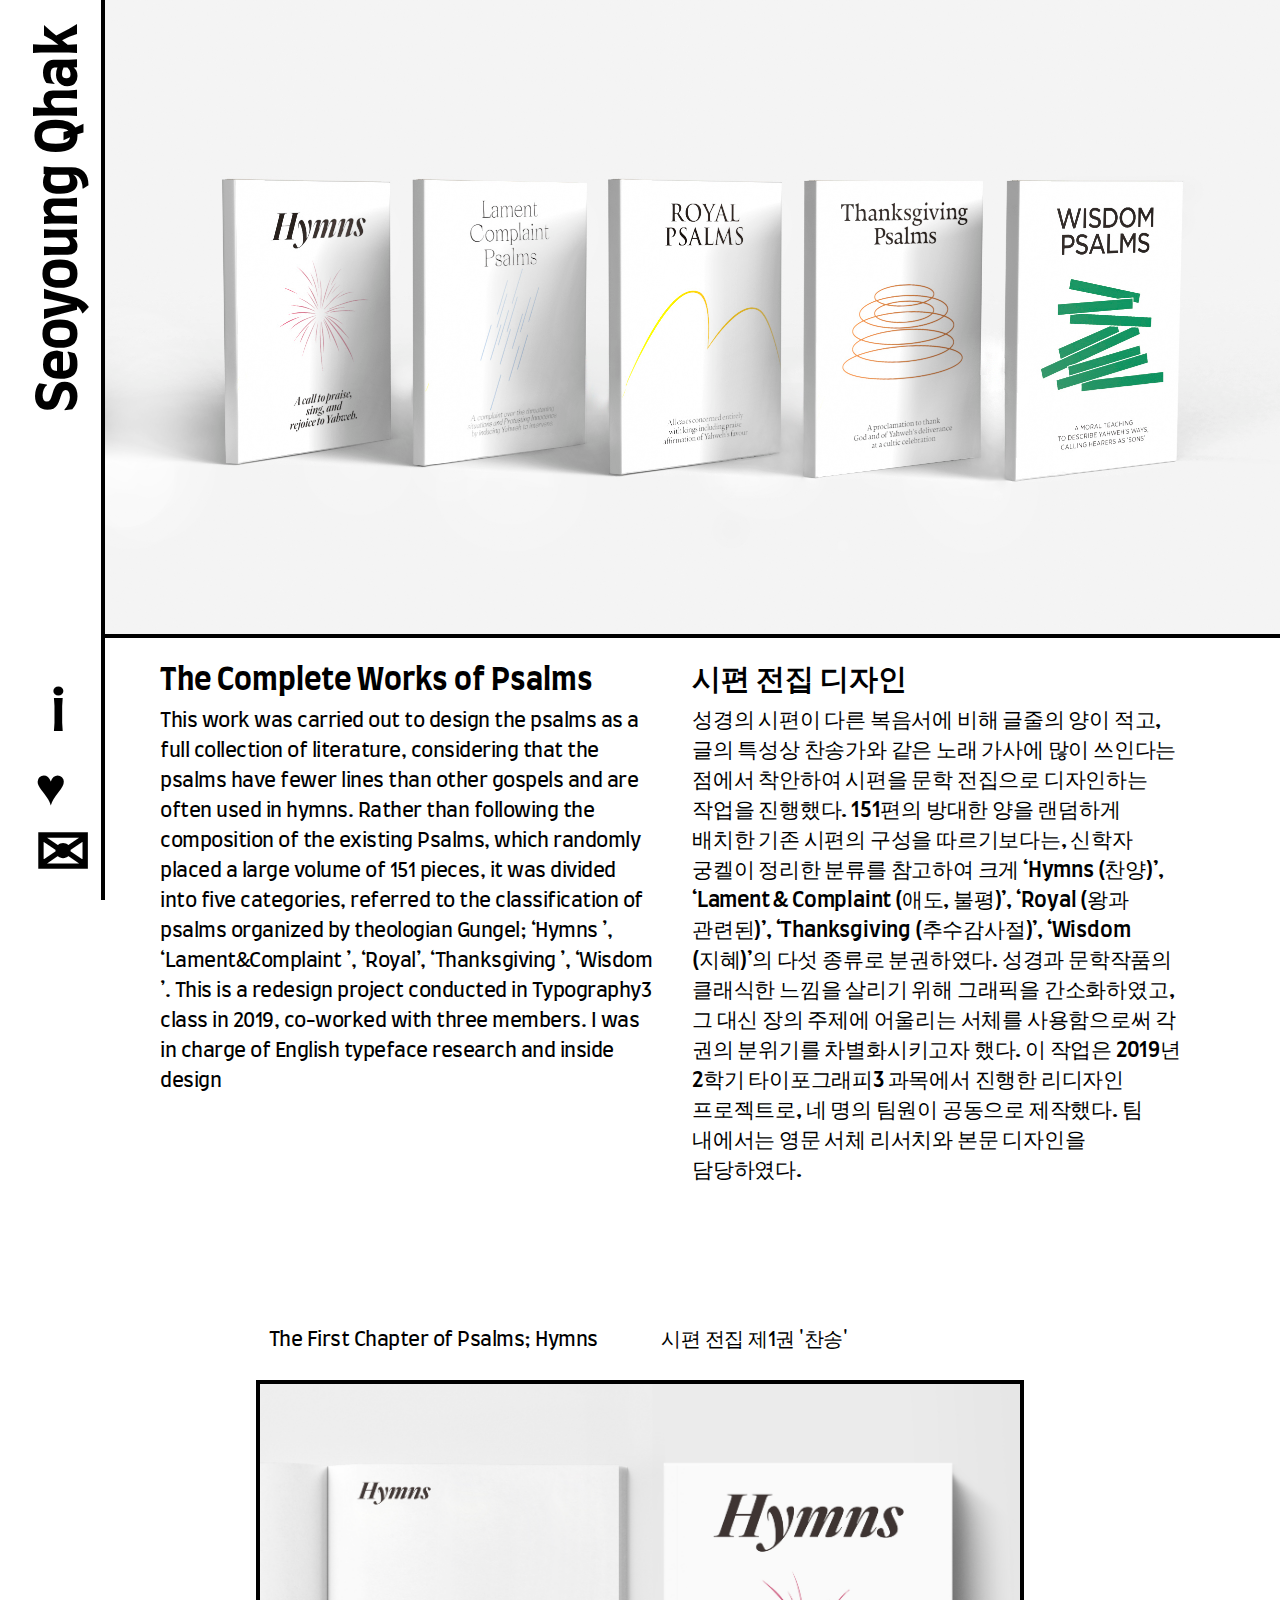
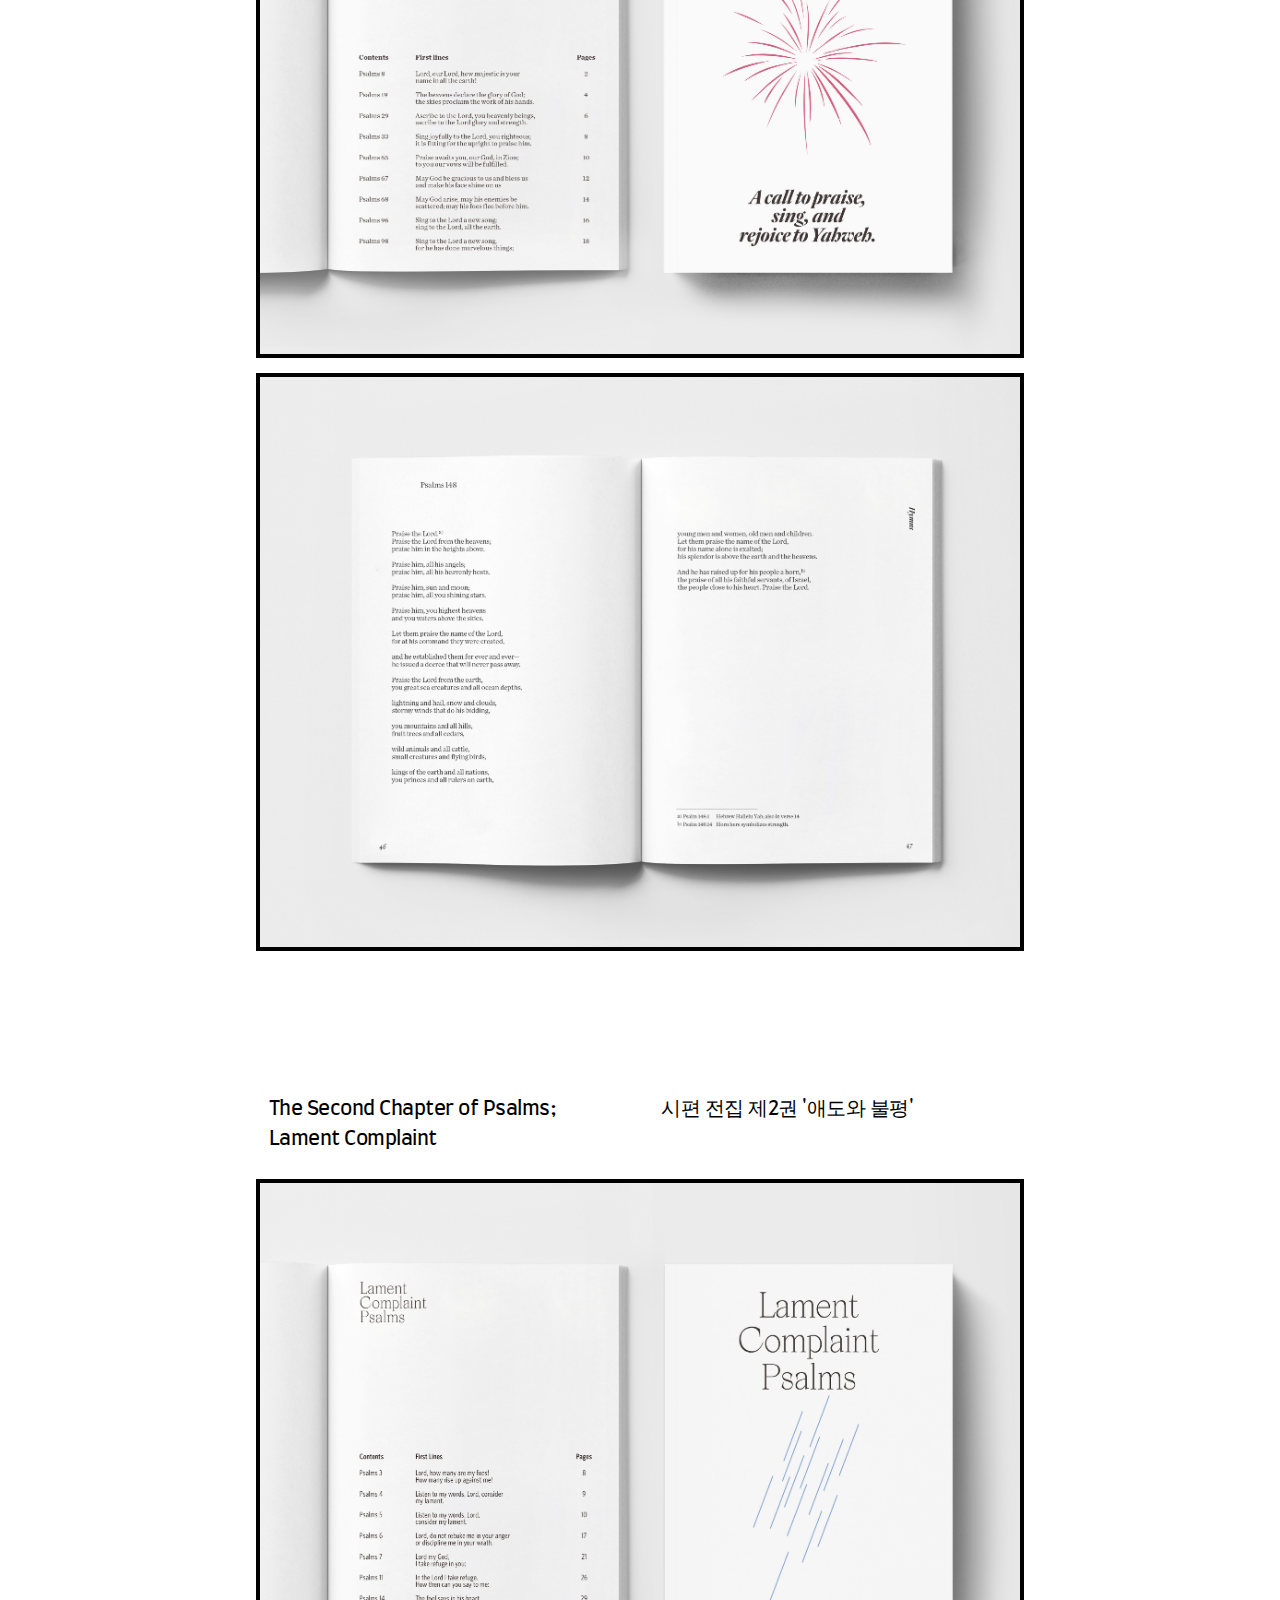
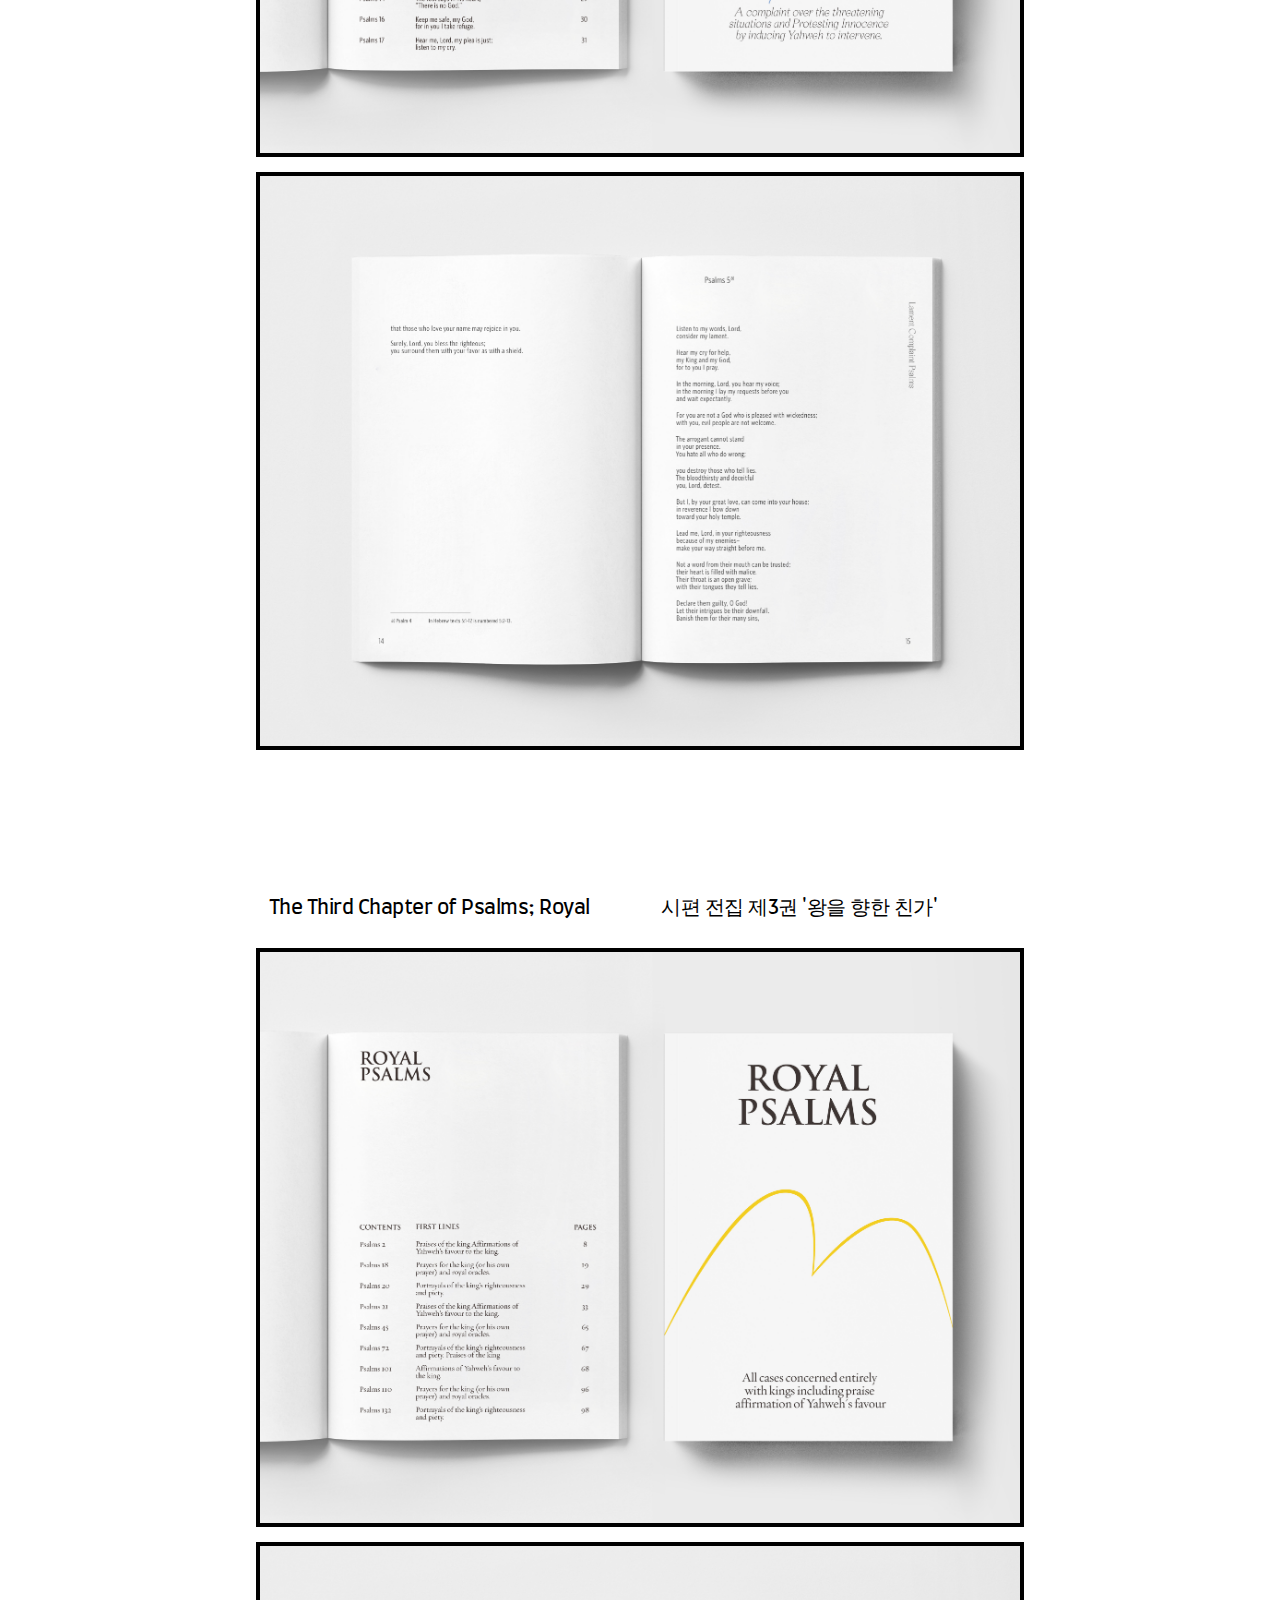
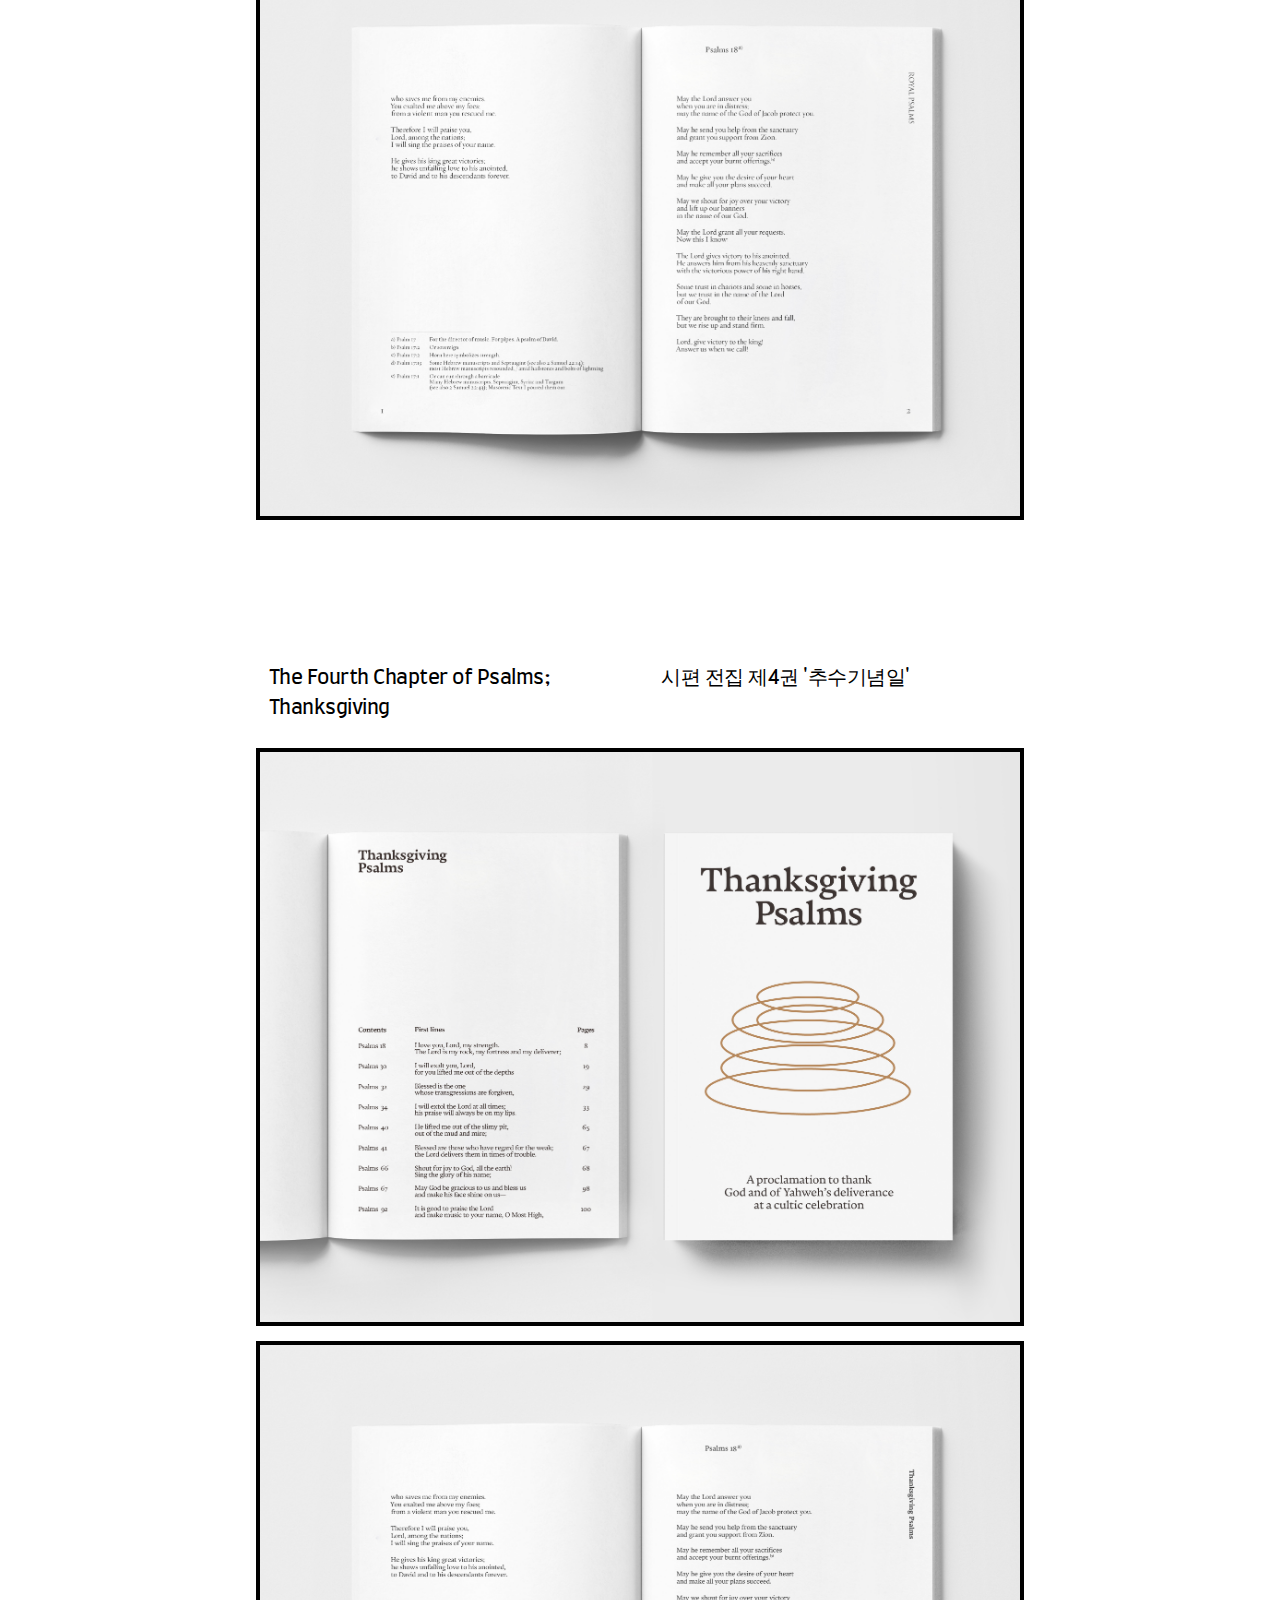
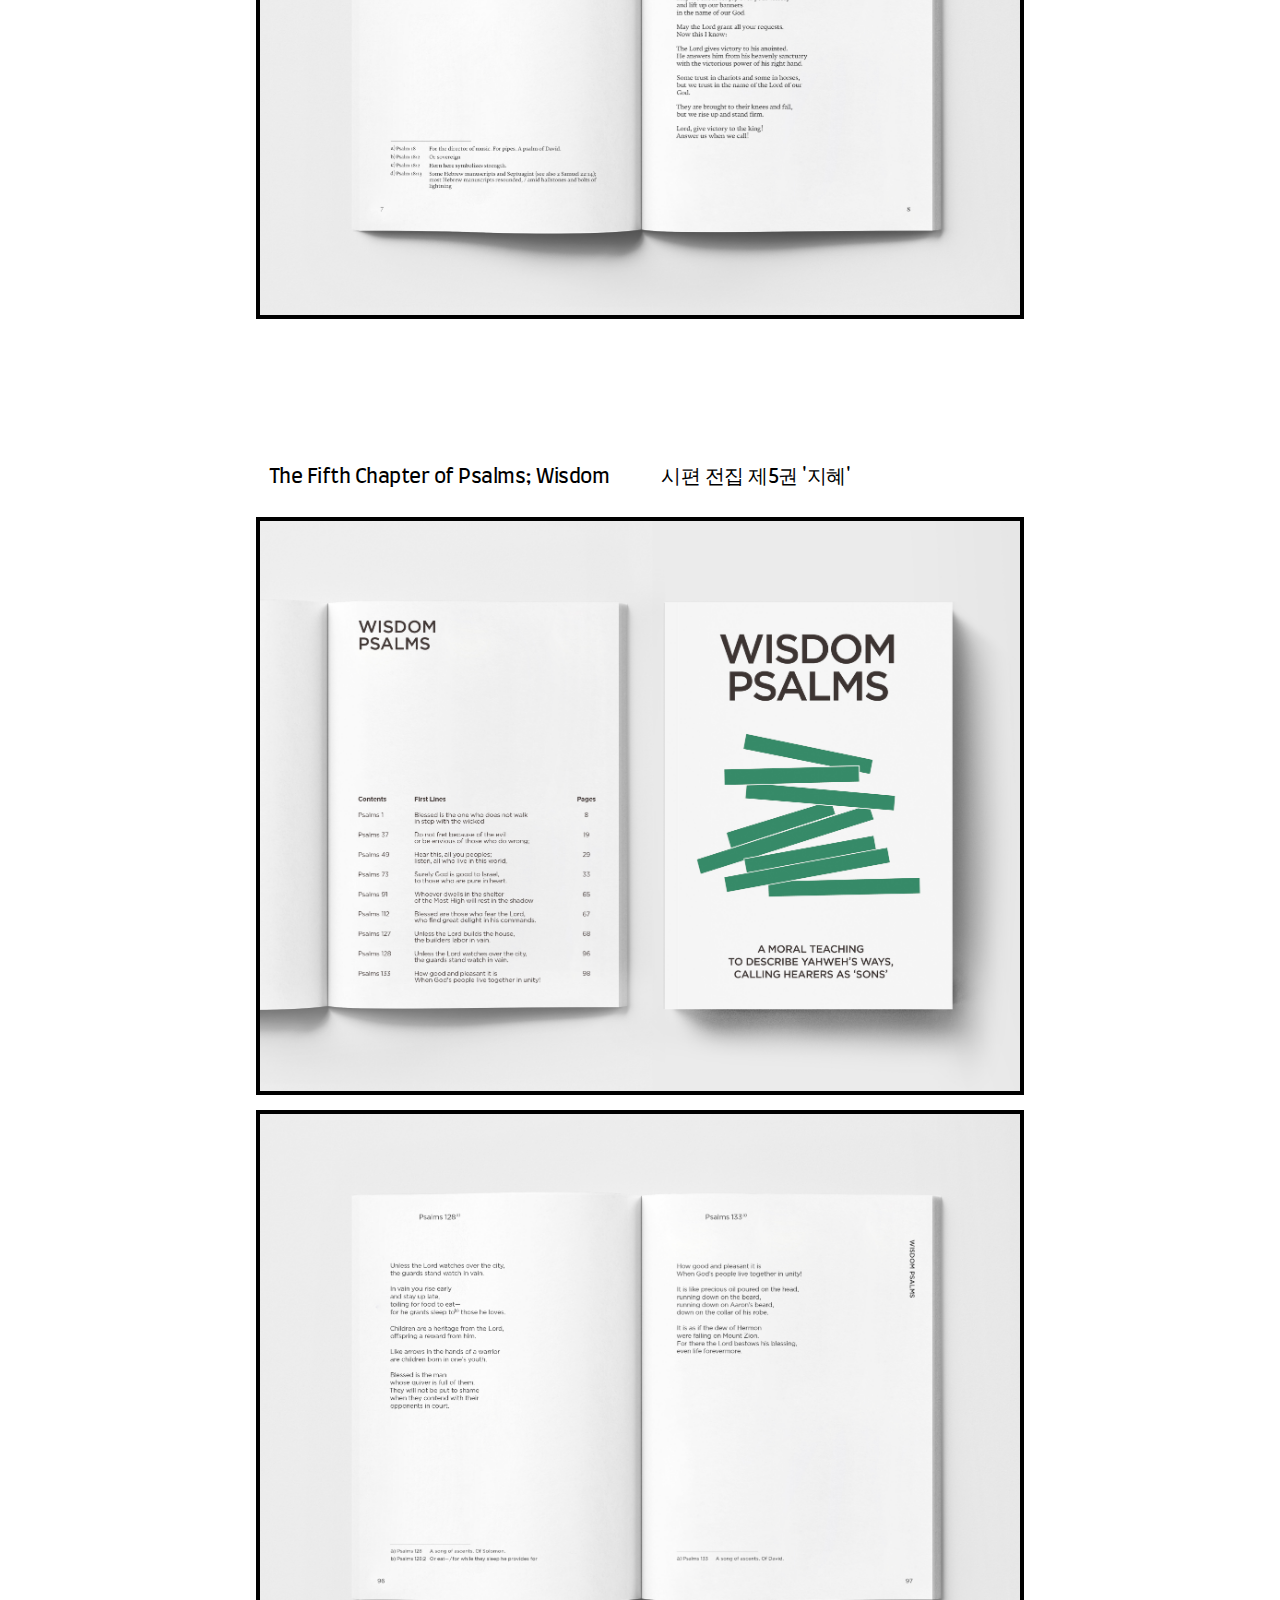
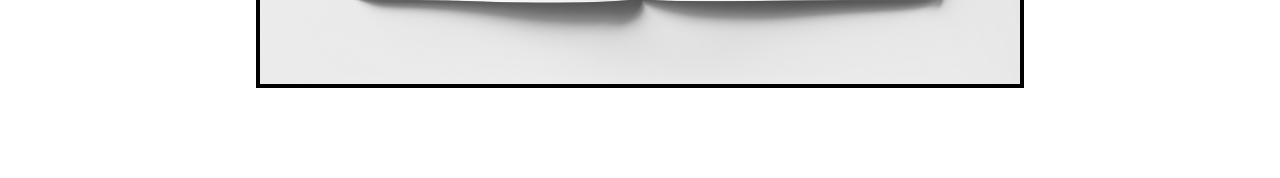
<file: Psalms.html>
<!doctype html>
<html>
    <head>
        <meta charset = "utf-8">
        <meta name="viewport" content="width=device-width, initial-scale=1, maximum-scale=1">
        <meta http-equiv="X-UA-Compatible" content="IE-edge">
        <title>The Complete Works of Psalms</title>
        <link rel = "stylesheet"  href = "style.css">
        <link rel="preconnect" href="https://fonts.gstatic.com"> 
        <link href="https://fonts.googleapis.com/css2?family=Farro:wght@700&display=swap" rel="stylesheet"> 
        <link href="https://fonts.googleapis.com/css2?family=Farro&display=swap" rel="stylesheet">
        <link href="https://fonts.googleapis.com/css2?family=Farro:wght@500&display=swap" rel="stylesheet">
        <script src="https://ajax.googleapis.com/ajax/libs/jquery/1.9.1/jquery.min.js"></script>
    </head>

    <body>
        <div class="sidebar" id="SB" style="display:block">
            <a href="index.html"><h1 class="sidebar_name">Seoyoung Qhak</h1></a>
            <a class="sidebar_info" href="info.html">i</a>
            <a class="sidebar_insta" href="https://www.instagram.com/gwakagi">♥</a>
            <a class="sidebar_email" href="#">✉</a>
        </div>

        <div class="md_grid">
            <div class="main_image"> 
                <img src="../img/Psalms/Psalms.jpg">
            </div>
            <div class="md_info">
                <div class="md_info_eng">
                    <h2>The Complete Works of Psalms</h2>
                    <p> This work was carried out to
                        design the psalms as a full collection of literature,
                        considering that the psalms have fewer lines than 
                        other gospels and are often used in hymns.
                        Rather than following the composition of the
                        existing Psalms, which randomly placed a large
                        volume of 151 pieces, it was divided into five categories,
                        referred to the classification of psalms organized by
                        theologian Gungel; ‘Hymns ’, ‘Lament&Complaint ’,
                        ‘Royal’, ‘Thanksgiving ’, ‘Wisdom ’.
                        This is a redesign project conducted in Typography3 class in 2019, co-worked with
                        three members. I was in charge of English typeface research and inside design
                        </p>
                </div>
                <div class="md_info_kor">
                    <h2>시편 전집 디자인</h2>
                    <p> 성경의 시편이 다른 복음서에 비해 글줄의 양이 적고, 글의 특성상
                        찬송가와 같은 노래 가사에 많이 쓰인다는 점에서 착안하여 
                        시편을 문학 전집으로 디자인하는 작업을 진행했다.
                        151편의 방대한 양을 랜덤하게 배치한 기존 시편의 구성을
                        따르기보다는, 신학자 궁켈이 정리한 분류를 참고하여 크게
                        ‘Hymns (찬양)’, ‘Lament & Complaint (애도, 불평)’,
                        ‘Royal (왕과 관련된)’, ‘Thanksgiving (추수감사절)’,
                        ‘Wisdom (지혜)’의 다섯 종류로 분권하였다. 
                        성경과 문학작품의 클래식한 느낌을 살리기 위해 그래픽을 간소화하였고, 
                        그 대신 장의 주제에 어울리는 서체를 사용함으로써 각 권의 분위기를 차별화시키고자 했다.
                        이 작업은 2019년 2학기 타이포그래피3 과목에서 진행한 리디자인 프로젝트로, 
                        네 명의 팀원이 공동으로 제작했다. 팀 내에서는 영문 서체 리서치와 본문 디자인을 담당하였다.
                        </p>
                </div>
              </div>

            <div class="add_info">
                <p class="add_info_eng">
                The First Chapter of Psalms; Hymns
                </p>
                <p class="md_info_kor">
                시편 전집 제1권 '찬송'
                </p>
            </div>

            <div class="detail_image">
              <img src="img/Psalms/psalms_1_1.jpg">
            </div>

            <div class="detail_image">
            <img src="img/Psalms/psalms_1_2.jpg">
            </div>

    

            <br><br><br><br>
            <div class="add_info">
                <p class="add_info_eng">
                The Second Chapter of Psalms; Lament Complaint
                </p>
                <p class="md_info_kor">
                시편 전집 제2권 '애도와 불평'
                </p>
            </div>

            <div class="detail_image">
              <img src="img/Psalms/psalms_2_1.jpg">
            </div>

            <div class="detail_image">
            <img src="img/Psalms/psalms_2_2.jpg">
            </div>


            <br><br><br><br>
            <div class="add_info">
                <p class="add_info_eng">
                The Third Chapter of Psalms; Royal
                </p>
                <p class="md_info_kor">
                시편 전집 제3권 '왕을 향한 친가'
                </p>
            </div>

            <div class="detail_image">
              <img src="img/Psalms/psalms_3_1.jpg">
            </div>

            <div class="detail_image">
            <img src="img/Psalms/psalms_3_2.jpg">
            </div>

            <br><br><br><br>
            <div class="add_info">
                <p class="add_info_eng">
                The Fourth Chapter of Psalms; Thanksgiving
                </p>
                <p class="md_info_kor">
                시편 전집 제4권 '추수기념일'
                </p>
            </div>

            <div class="detail_image">
              <img src="img/Psalms/psalms_4_1.jpg">
            </div>

            <div class="detail_image">
            <img src="img/Psalms/psalms_4_2.jpg">
            </div>

            <br><br><br><br>
            <div class="add_info">
                <p class="add_info_eng">
                The Fifth Chapter of Psalms; Wisdom
                </p>
                <p class="md_info_kor">
                시편 전집 제5권 '지혜'
                </p>
            </div>

            <div class="detail_image">
              <img src="img/Psalms/psalms_5_1.jpg">
            </div>

            <div class="detail_image">
            <img src="img/Psalms/psalms_5_2.jpg">
            </div>
            
            <div class="footer"> a </div>
        
        
        </div>

    </body>
</html>
</file>
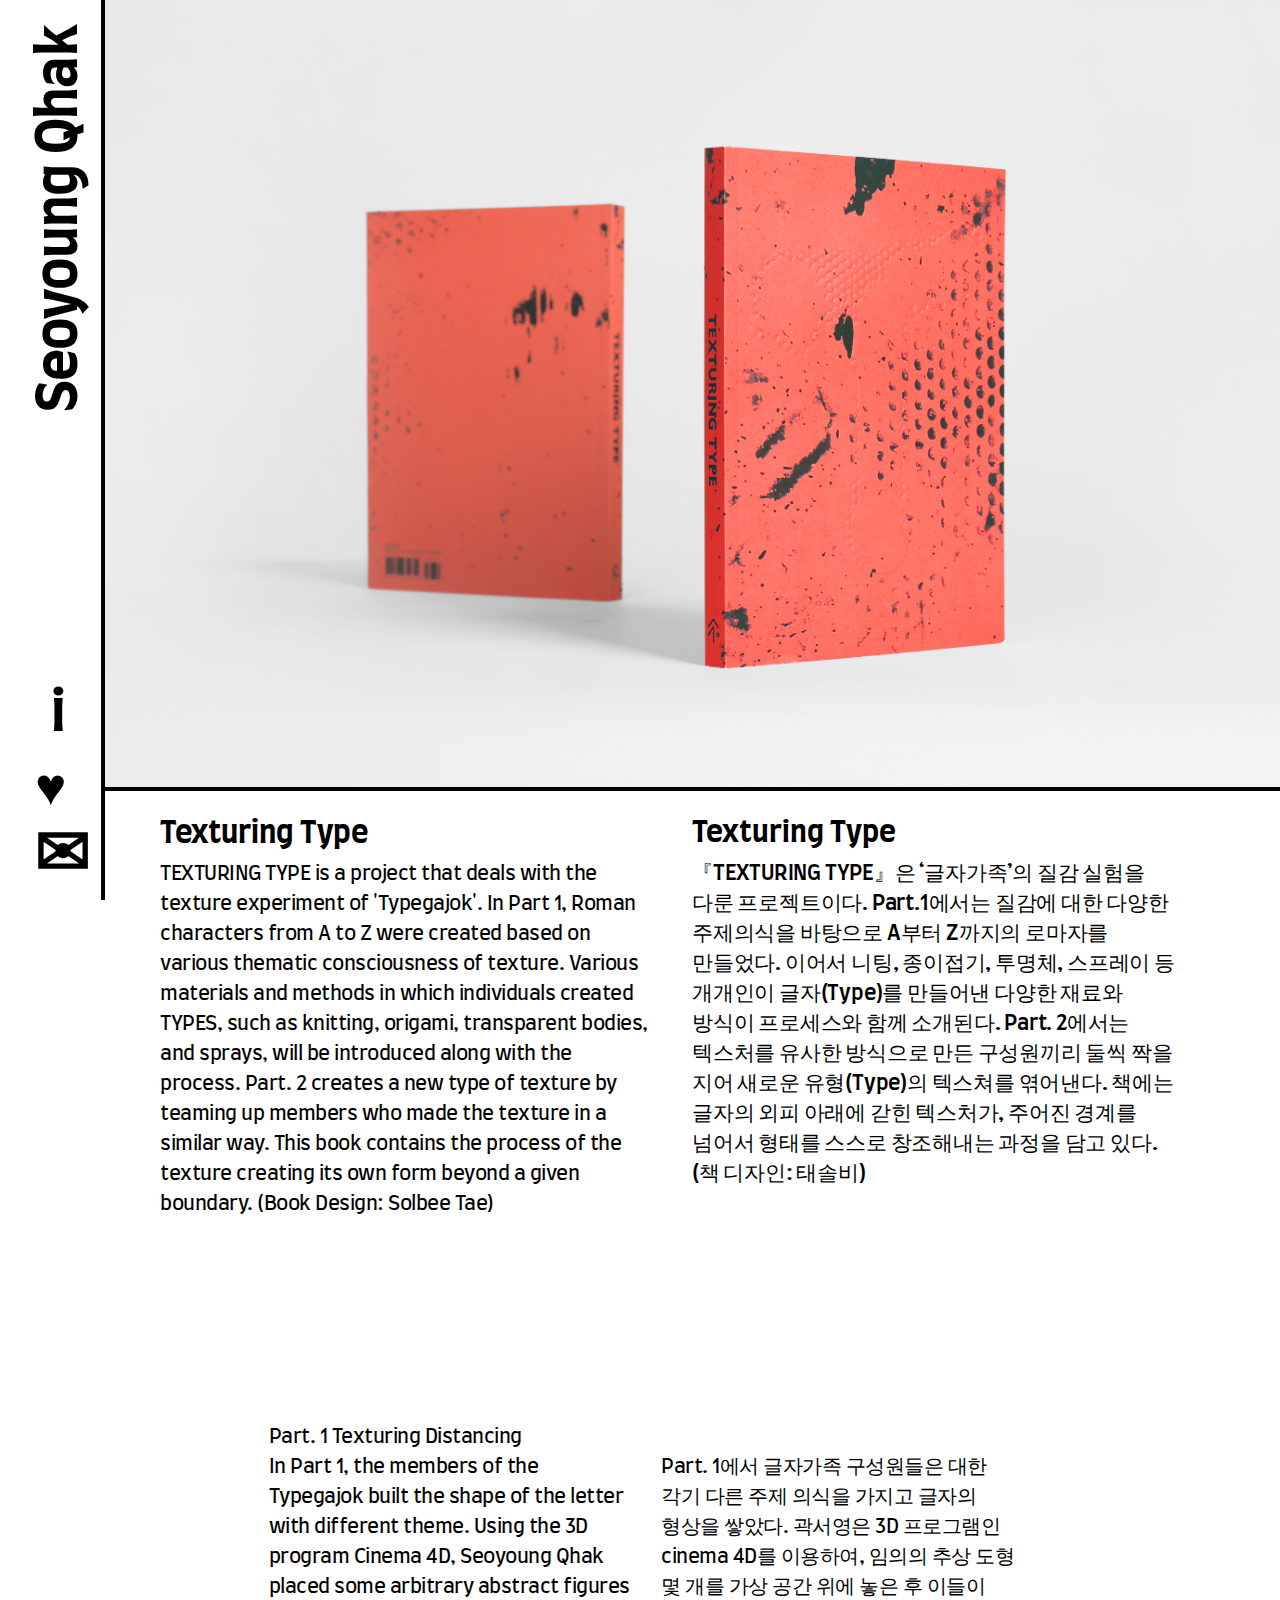
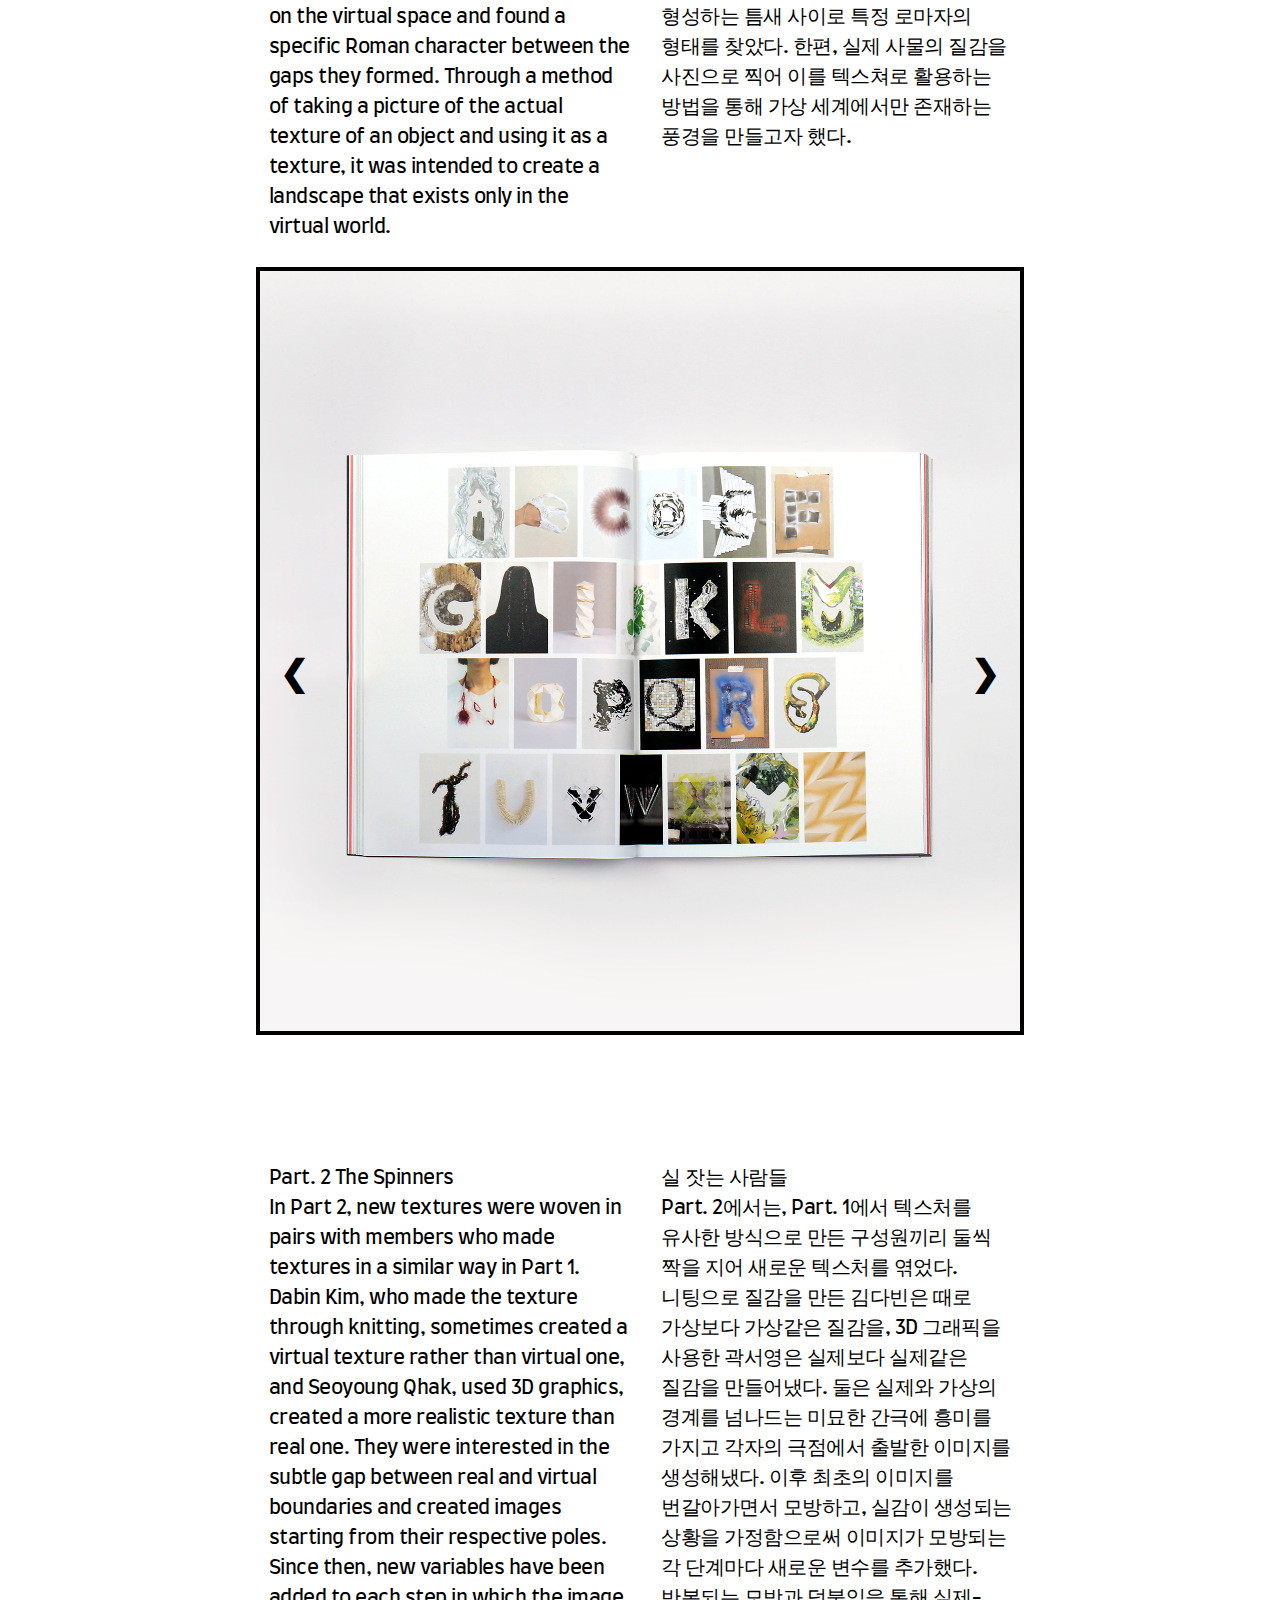
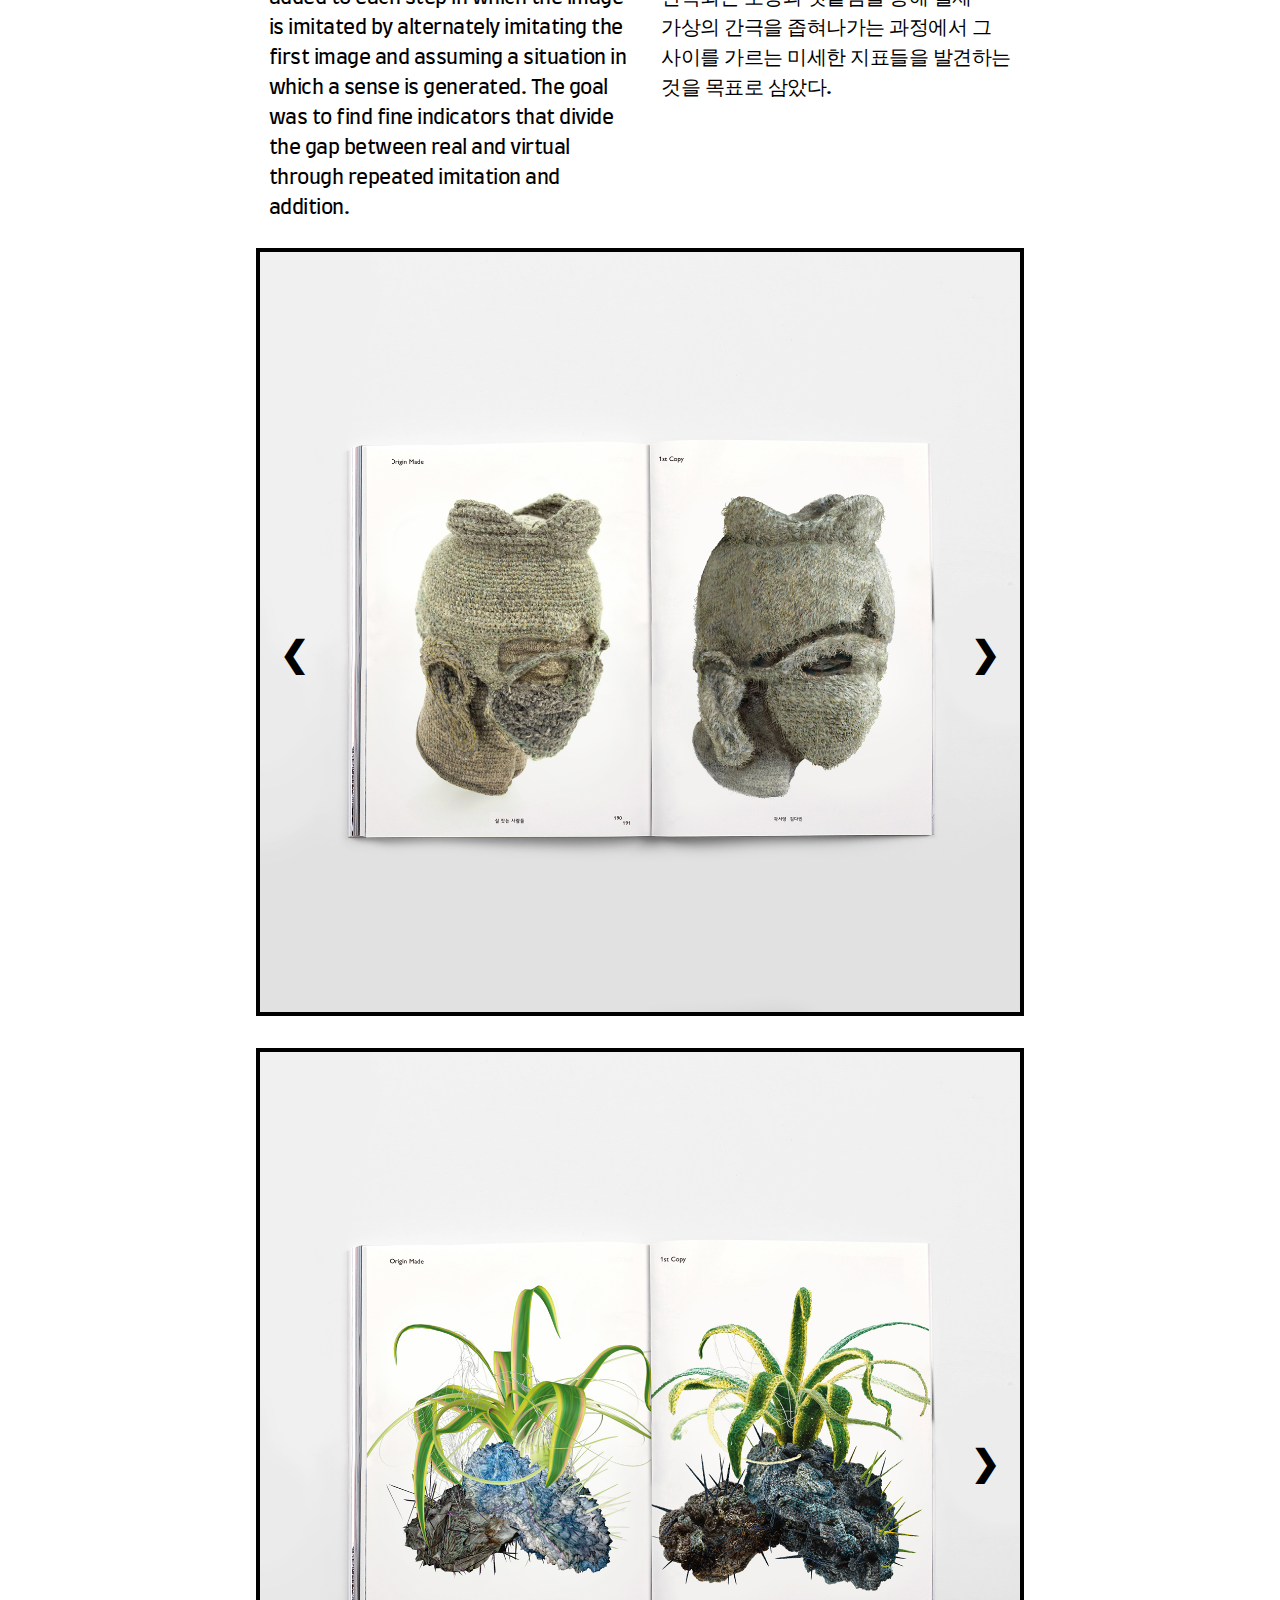
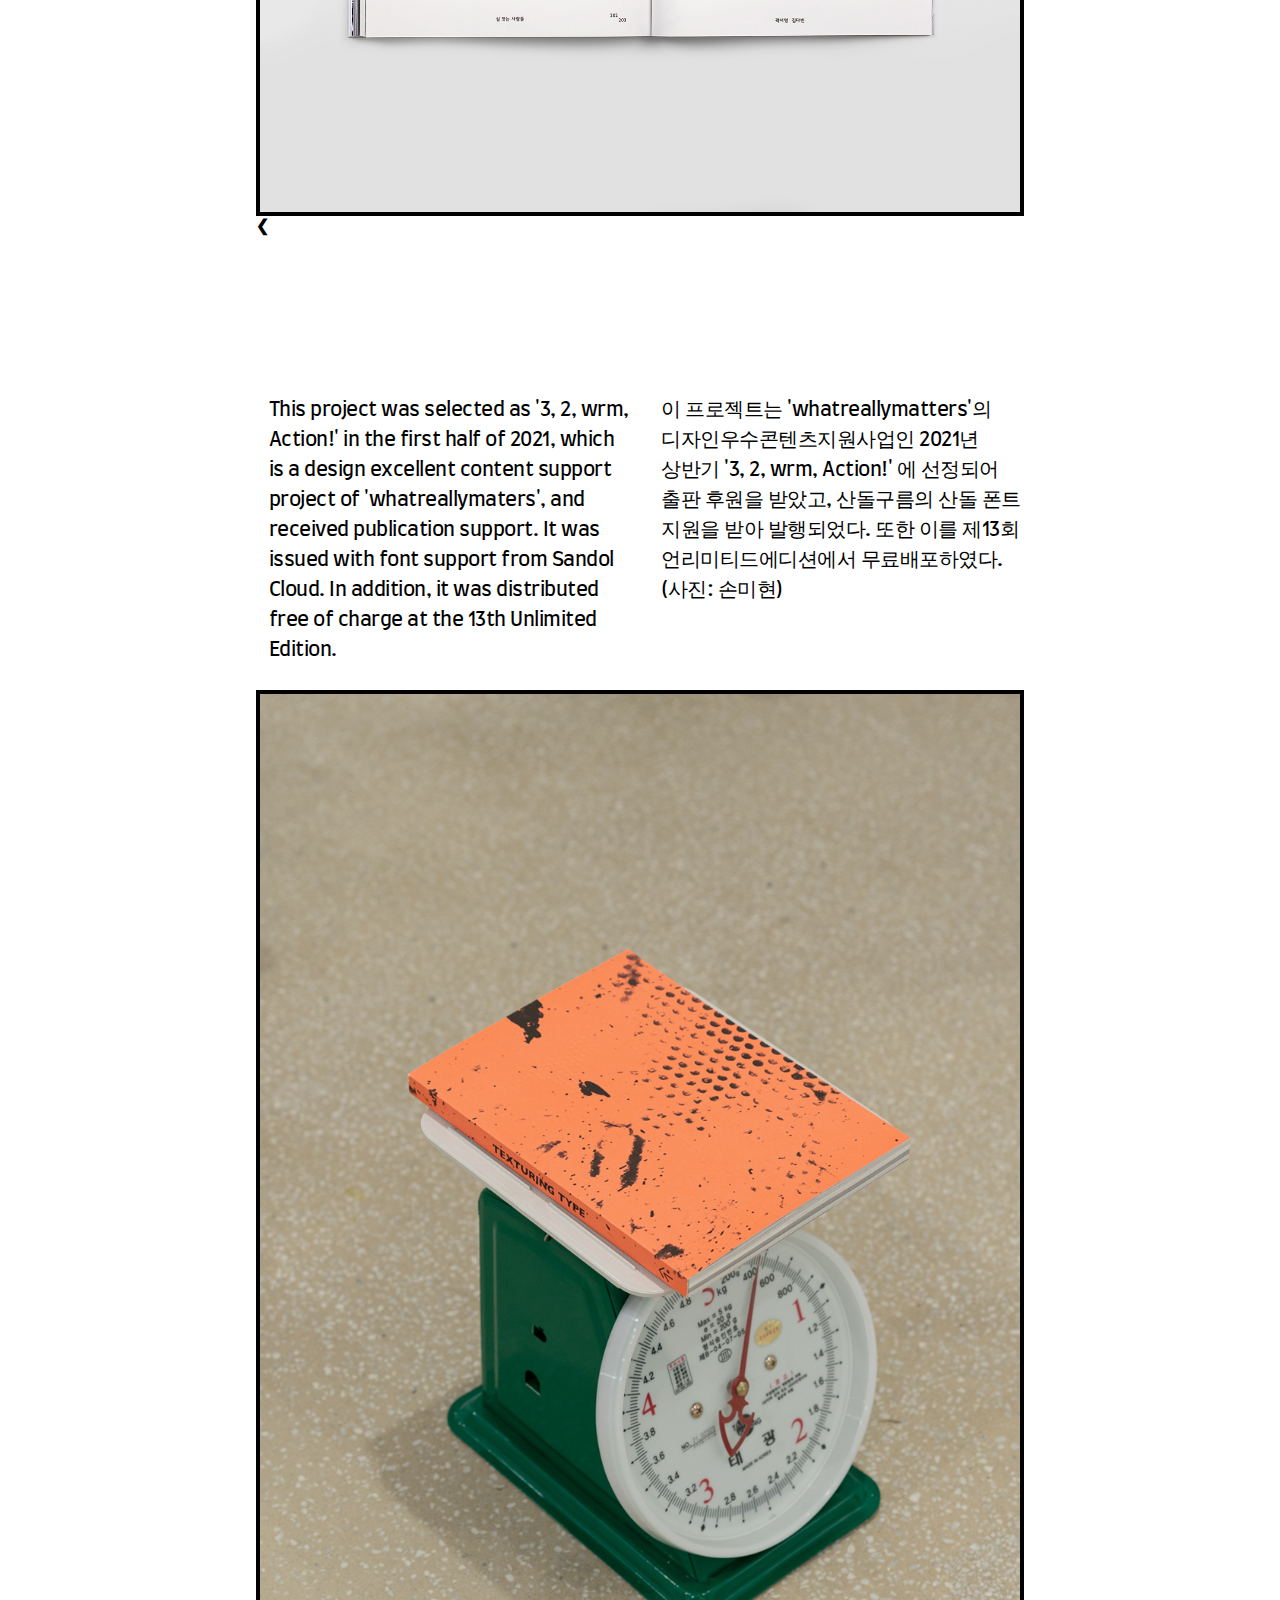
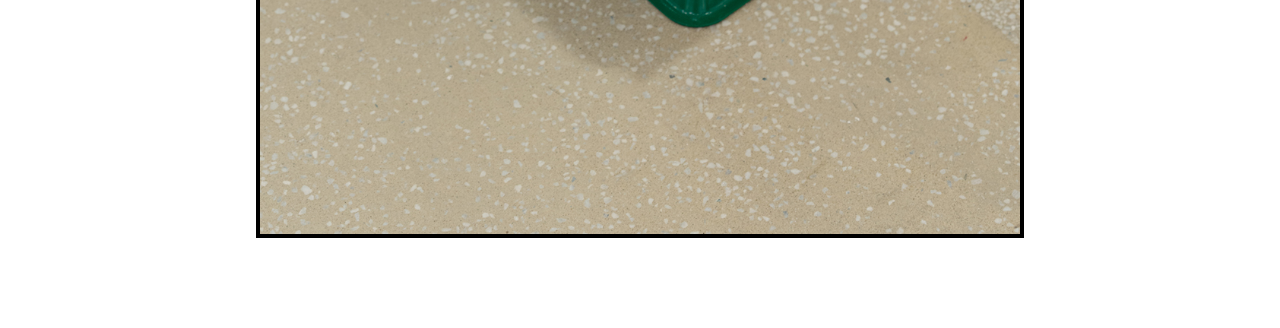
<file: TT.html>
<!doctype html>
<html>
    <head>
        <meta charset = "utf-8">
        <meta name="viewport" content="width=device-width, initial-scale=1, maximum-scale=1">
        <meta http-equiv="X-UA-Compatible" content="IE-edge">
        <title> Texturing Type </title>
        <link rel = "stylesheet"  href = "style.css">
        <link rel="preconnect" href="https://fonts.gstatic.com"> 
        <link href="https://fonts.googleapis.com/css2?family=Farro:wght@700&display=swap" rel="stylesheet"> 
        <link href="https://fonts.googleapis.com/css2?family=Farro&display=swap" rel="stylesheet">
        <link href="https://fonts.googleapis.com/css2?family=Farro:wght@500&display=swap" rel="stylesheet">
        <script src="https://ajax.googleapis.com/ajax/libs/jquery/1.9.1/jquery.min.js"></script>
    </head>

    <body>
        <div class="sidebar" id="SB" style="display:block">
            <a href="index.html"><h1 class="sidebar_name">Seoyoung Qhak</h1></a>
            <a class="sidebar_info" href="info.html">i</a>
            <a class="sidebar_insta" href="https://www.instagram.com/gwakagi">♥</a>
            <a class="sidebar_email" href="#">✉</a>
        </div>

        <div class="md_grid">
            <div class="main_image"> 
                <img src="img/TT/TT_1.jpeg">
            </div>
            <div class="md_info">
                <div class="md_info_eng">
                    <h2>Texturing Type</h2>
                    <p> TEXTURING TYPE is a project that deals with the texture experiment of 'Typegajok'. 
                      In Part 1, Roman characters from A to Z were created based on various thematic consciousness of texture. 
                      Various materials and methods in which individuals created TYPES, such as knitting, origami, transparent bodies, and sprays, will be introduced along with the process. 
                      Part. 2 creates a new type of texture by teaming up members who made the texture in a similar way. 
                      This book contains the process of the texture creating its own form beyond a given boundary. (Book Design: Solbee Tae)
                        </p>
                </div>
                <div class="md_info_kor">
                    <h2>Texturing Type</h2>
                    <p> 『TEXTURING TYPE』은 ‘글자가족’의 질감 실험을 다룬 프로젝트이다. 
                      Part.1에서는 질감에 대한 다양한 주제의식을 바탕으로 A부터 Z까지의 로마자를 만들었다. 
                      이어서 니팅, 종이접기, 투명체, 스프레이 등 개개인이 글자(Type)를 만들어낸 다양한 재료와 방식이 프로세스와 함께 소개된다. 
                      Part. 2에서는 텍스처를 유사한 방식으로 만든 구성원끼리 둘씩 짝을 지어 새로운 유형(Type)의 텍스쳐를 엮어낸다. 
                      책에는 글자의 외피 아래에 갇힌 텍스처가, 주어진 경계를 넘어서 형태를 스스로 창조해내는 과정을 담고 있다.(책 디자인: 태솔비)
                      </p>
                </div>
            </div>
          


            <br><br><br><br>
            <div class="add_info">
                <p class="add_info_eng">
                    Part. 1 Texturing Distancing<br>
                    In Part 1, the members of the Typegajok built the shape of the letter with different theme. 
                    Using the 3D program Cinema 4D, Seoyoung Qhak placed some arbitrary abstract figures on the virtual space 
                    and found a specific Roman character between the gaps they formed. 
                    Through a method of taking a picture of the actual texture of an object and using it as a texture, 
                    it was intended to create a landscape that exists only in the virtual world.
                </p>
                <p class="md_info_kor"><br>
                    Part. 1에서 글자가족 구성원들은 대한 각기 다른 주제 의식을 가지고 글자의 형상을 쌓았다. 
                    곽서영은 3D 프로그램인 cinema 4D를 이용하여, 임의의 추상 도형 몇 개를 가상 공간 위에 놓은 후 이들이 형성하는
                    틈새 사이로 특정 로마자의 형태를 찾았다. 한편, 실제 사물의 질감을 사진으로 찍어 이를 텍스쳐로 활용하는 방법을 통해 
                    가상 세계에서만 존재하는 풍경을 만들고자 했다.
                </p>
            </div>

            <div class="slideshow-container">
                
                <div class="mySlides1">
                  <img src="../img/TT/TT_A-Z.png">
                </div>
                
                <div class="mySlides1">
                  <img src="../img/TT/TT_A.png">
                </div>
              
                <div class="mySlides1">
                  <img src="../img/TT/TT_G.png">
                </div>
              
                <div class="mySlides1">
                  <img src="../img/TT/TT_M.png">
                </div>
                
                <div class="mySlides1">
                  <img src="../img/TT/TT_S.png">
                </div>
                
                <div class="mySlides1">
                  <img src="../img/TT/TT_Y.png">
                </div>
                
                <a class="prev" onclick="plusSlides(-1, 0)">&#10094;</a>
                <a class="next" onclick="plusSlides(1, 0)">&#10095;</a>
              </div>


            <br><br><br><br>
            <div class="add_info">
                <p class="add_info_eng">
                    Part. 2 The Spinners<br>
                    In Part 2, new textures were woven in pairs with members who made textures in a similar way in Part 1.
                    Dabin Kim, who made the texture through knitting, sometimes created a virtual texture rather than virtual one, and Seoyoung Qhak, used 3D graphics, created a more realistic texture than real one. 
                    They were interested in the subtle gap between real and virtual boundaries and created images starting from their respective poles. 
                    Since then, new variables have been added to each step in which the image is imitated by alternately imitating the first image and assuming a situation in which a sense is generated. 
                    The goal was to find fine indicators that divide the gap between real and virtual through repeated imitation and addition.
                </p>
                <p class="add_info_kor">
                    실 잣는 사람들<br>
                    Part. 2에서는, Part. 1에서 텍스처를 유사한 방식으로 만든 구성원끼리 둘씩 짝을 지어 새로운 텍스처를 엮었다.
                    니팅으로 질감을 만든 김다빈은 때로 가상보다 가상같은 질감을, 3D 그래픽을 사용한 곽서영은 실제보다 실제같은 질감을 만들어냈다. 
                    둘은 실제와 가상의 경계를 넘나드는 미묘한 간극에 흥미를 가지고 각자의 극점에서 출발한 이미지를 생성해냈다. 
                    이후 최초의 이미지를 번갈아가면서 모방하고, 실감이 생성되는 상황을 가정함으로써 이미지가 모방되는 각 단계마다 새로운 변수를 추가했다. 
                    반복되는 모방과 덧붙임을 통해 실제-가상의 간극을 좁혀나가는 과정에서 그 사이를 가르는 미세한 지표들을 발견하는 것을 목표로 삼았다.
                </p>
            </div>

            <div class="slideshow-container">
                <div class="mySlides2">
                  <img src="../img/TT/TT_setk_1.jpg">
                </div>
              
                <div class="mySlides2">
                  <img src="../img/TT/TT_setk_2.jpg">
                </div>
              
                <div class="mySlides2">
                  <img src="../img/TT/TT_setk_3.jpg">
                </div>
                
                <div class="mySlides2">
                  <img src="../img/TT/TT_setk_4.jpg">
                </div>
                
                <div class="mySlides2">
                  <img src="../img/TT/TT_setK_5.jpg">
                </div>
               
                <a class="prev" onclick="plusSlides(-1, 1)">&#10094;</a>
                <a class="next" onclick="plusSlides(1, 1)">&#10095;</a>
             </div>
            
            <br><br>
            <div class="slideshow-container">
                <div class="mySlides3">
                  <img src="../img/TT/TT_setQ_1.jpg">
                </div>
              
                <div class="mySlides3">
                  <img src="../img/TT/TT_setQ_2.jpg">
                </div>
              
                <div class="mySlides3">
                  <img src="../img/TT/TT_setQ_3.jpg">
                </div>
                
                <div class="mySlides3">
                  <img src="../img/TT/TT_setQ_4.jpg">
                </div>
                
                <div class="mySlides3">
                  <img src="../img/TT/TT_setQ_5.jpg">
                </div>
                
                <div class="mySlides3">
                  <img src="../img/TT/TT_setQ_6.jpg">
                </div
               
                <a class="prev" onclick="plusSlides(-1, 2)">&#10094;</a>
                <a class="next" onclick="plusSlides(1, 2)">&#10095;</a>
             </div>


             <br><br><br><br><br><br>
             <div class="add_info">
                <p class="add_info_eng">
                    This project was selected as '3, 2, wrm, Action!' in the first half of 2021, which is a design excellent content support project of 'whatreallymaters', and received publication support. 
                    It was issued with font support from Sandol Cloud. In addition, it was distributed free of charge at the 13th Unlimited Edition.
                </p>
                <p class="add_info_kor">
                    이 프로젝트는 'whatreallymatters'의 디자인우수콘텐츠지원사업인 2021년 상반기 '3, 2, wrm, Action!' 에 선정되어 출판 후원을 받았고, 
                    산돌구름의 산돌 폰트 지원을 받아 발행되었다. 또한 이를 제13회 언리미티드에디션에서 무료배포하였다. (사진: 손미현)
                </p>
            </div>
            
            <div class="detail_image">
                <img src="../img/TT/TT_UE.JPG">
            </div>

        
            <div class="footer"> a </div>
        </div>
        
        


        <script>
            var slideIndex = [1,1,1];
            var slideId = ["mySlides1", "mySlides2", "mySlides3"]
            showSlides(1, 0);
            showSlides(1, 1);
            showSlides(1, 2);
            
            function plusSlides(n, no) {
              showSlides(slideIndex[no] += n, no);
            }
            
            function showSlides(n, no) {
              var i;
              var x = document.getElementsByClassName(slideId[no]);
              if (n > x.length) {slideIndex[no] = 1}    
              if (n < 1) {slideIndex[no] = x.length}
              for (i = 0; i < x.length; i++) {
                 x[i].style.display = "none";  
              }
              x[slideIndex[no]-1].style.display = "block";  
            }
            </script>
                    

    </body>
</html>
</file>
<file: style.css>
body, div, span, applet, object, iframe,
h1, h2, h3, h4, h5, h6, p, blockquote, pre,
a, abbr, acronym, address, big, cite, code,
del, dfn, em, img, ins, kbd, q, s, samp,
small, strike, strong, sub, sup, tt, var,
b, u, i, center,
dl, dt, dd, ol, ul, li,
fieldset, form, label, legend,
table, caption, tbody, tfoot, thead, tr, th, td,
article, aside, canvas, details, embed, 
figure, figcaption, footer, header, hgroup, 
menu, nav, output, ruby, section, summary,
time, mark, audio, video {
    font-family: 'Farro', sans-serif;
    font-weight: bold;
    margin: 0;
    padding: 0;
    border: 0;
    text-decoration:none;
    word-break:keep-all;
  
}


/*sidebar__________________________________________*/
.sidebar {
    position: fixed;
    width: 105px;
    height: 100%;
    z-index: 10;
    border-right: 4px solid black;
    background: white;
}

.sidebar_name, .sidebar_info, .sidebar_insta, .sidebar_email{    
    line-height: 50px;
    white-space: nowrap;
    position: absolute;
}
        .sidebar_name {
            font-size: 55px;
            transform-origin: right top;
            transform: rotate(-90deg);
            top: 25px;
            right: 65px;
        }

        .sidebar_info {
            font-size: 55px;
            transform-origin: left bottom;
            bottom: 160px;
            left: 51px;
        }

        .sidebar_insta {
            font-size: 53px;
            transform-origin: left bottom;
            bottom: 85px;
            left: 35px;
        }

        .sidebar_email {
            font-size: 67px;
            transform-origin: left bottom;
            bottom: 20px;
            left: 35px;
        }




/*grid__________________________________________*/
.grid_div{
    background-color: #ffffff;
    position: fixed;
    font-size: 44px;
    line-height: 60px;
    padding: 15px 30px 0px 160px;
    width: 85%;
}


.grid_nav{
    display:grid;
    grid-template-columns: 80% 20%;
    margin-right:30px;

}

.md_info {
    display:grid;
    grid-template-columns: 1fr 1fr;
    padding-top:18px;
    padding-left:160px;
    padding-right: 7.5vw;
    padding-bottom: 75px;
    grid-gap:40px;
    min-width:200px;
    
}

.grid_nav:hover {
    color: rgb(255, 0, 242);
    border-bottom:solid 4px rgb(255, 0, 242);
}

.footer {
    position: absolute;
    height:75px;
    opacity: 0;

}

/*text__________________________________________*/
a:link, a:visited {
    color: black;
  }
  

h1{
    letter-spacing: -0.75px;
}

h2{
    font-size: 30px;
    line-height: 50px;
}

p{
    font-size: 20px;
    font-weight:400;
    line-height: 30px;
    letter-spacing: -0.5px;
    
}

h1:hover, a:hover{
   color: rgb(255, 0, 242);
  }

.md_info_kor h2{
    font-size:28.5px;
}

.md_info_kor p{
    font-size:20.5px;
    font-weight:500;
    line-height: 30px;
    letter-spacing: -0.2px;
}

.categorize {
    text-align:end;
    font-weight:normal;
    font-size:40px;
}

/*img__________________________________________*/

.photos{
    display:block;
	position:fixed;
	z-index: -99;
    visibility: hidden;
}

div > img{
    max-width: 100%;
    display: block;

}

.main_image{
    padding-left: 100px; 
    border-bottom: 4px solid black;
}

.detail_image{
    max-width:60%;
    align-content: center;
    border: 4px solid black;
    margin-left: auto;
    margin-right: auto;
    margin-top:15px;
    margin-bottom:15px;
}

#Ori_image{
    display:grid;
    grid-template-columns:1fr 1fr;
    margin-left: 120px;
    border:none;
    max-width: 85%;
}

#OJG{
    max-width:50%;
}




/*img slider*/
* {box-sizing: border-box}
.mySlides1, .mySlides2,.mySlides3,.mySlides4 {display: none}
.mySlides1, .mySlides2,.mySlides3,.mySlides4 img {
vertical-align: middle;    
border: 4px solid black;}

/* Slideshow container */
.slideshow-container {
  max-width: 60%;
  position: relative;
  margin: auto;
}

/* Next & previous buttons */
.prev, .next {
  cursor: pointer;
  position: absolute;
  top: 50%;
  width: auto;
  padding: 24px;
  margin-top: -22px;
  color: black;
  font-size: 35px;
  border-radius: 0 3px 3px 0;

}

/* Position the "next button" to the right */
.next {
  right: 0;
  border-radius: 3px 0 0 3px;
}

.add_info{
    display:grid;
    grid-template-columns: 1fr 1fr;
    margin-left:21vw;
    margin-top:5vw;
    margin-right: 20vw;
    margin-bottom: 25px;
    grid-gap:30px;
}









/* screen mode__________________________________________*/
@media (max-width: 720px) {
    body {
        margin-top: 15vw;
        overflow: scroll;

    }

    .grid_div {
        background-color: #ffffff;
        position: fixed;
        font-size: 5vw;
        line-height: 7.5vw;
        padding: 15px 2.5vw 25px 20px;
        
        width: 100%;
    }

    .grid_nav{
        display:grid;
        grid-template-columns: 100% 0%;
        margin-right:9vw;
    }
   
    .categorize {
        text-align:end;
        font-weight:normal;
        font-size:4vw;
        visibility:hidden;
    }

    .md_info {
        display:grid;
        grid-template-columns: 1fr;
        margin-top:2.5vw;
        padding-left:4.25vw;
        padding-right: 5vw;
        grid-gap:30px;
    
    }
    
    h2{
        font-size: 6vw;
        line-height: 8vw;
    }
    
    p{
        font-size: 3.75vw;
        line-height: 5.5vw;
        letter-spacing: -0.6px;
        
    }
    
    .md_info_kor h2{
        font-size:6vw;
        line-height: 10vw;
    }
    
    .md_info_kor p{
        font-size:4vw;
        line-height:5.75vw;
        letter-spacing: -0.05vw;
    }

    .add_info{
        display:grid;
        grid-template-columns: 1fr;
        margin-left:6vw;
        margin-top:6vw;
        margin-right: 6vw;
        margin-bottom: 25px;
        grid-gap: 20px;
        font-size: 10px;
    }

    .add_info > p{
        font-size:3vw;
        line-height: 4.5vw;
    }

 
    .main_image{
        padding-left: 0; 
        border-bottom:3px solid black;
    }

    .detail_image{
        max-width:89%;
        margin-top:9px;
        margin-bottom:9px;
        border:3px solid black;
        line-height:0.75em;
    }


    /**img slider**/
    .mySlides1, .mySlides2,.mySlides3,.mySlides4 img {
        align-content: center;
        border: 3px solid black;
      
    }

    .prev, .next {
        cursor: pointer;
        position: absolute;
        font-size: 20px;
        border-radius: 0 3px 3px 0;
      }

    .slideshow-container{
        max-width:89%;
    }

    #Ori_image{
        grid-template-columns:none;
        border:none;
        max-width: 100%;
        margin-left: 0;
    }

        
    #OJG{
        max-width:85%;
        margin-bottom:50px;
    }



    /* screen mode-sidebar*/
    .sidebar {
        position: fixed;
        top: 0px;
        left: 0px;
        width: 100%;
        height: 15vw;
        border-right: none;
        background-color:white;
        border-bottom: 4px solid black;
    }
    

    .sidebar_name, .sidebar_info, .sidebar_insta, .sidebar_email {
        top: 3vw;
        line-height: 10.5vw;
    }

            .sidebar_name {
                transform: rotate(0deg);
                font-size: 8.5vw;
                left: 4.25vw;
            }

            .sidebar_info {
                font-size: 7.5vw;
                left: initial;
                right: 22.5vw;
            }

            .sidebar_insta {
                font-size: 7vw;
                left: initial;
                right: 13.1vw;
            }

            .sidebar_email {
                font-size: 9vw;
                left: initial;
                right: 3.5vw;
            }
            /* ______________________________________*/
    
   

            



}

::selection{
    background-color: rgb(255, 0, 242);
    color: white;
}
</file>
